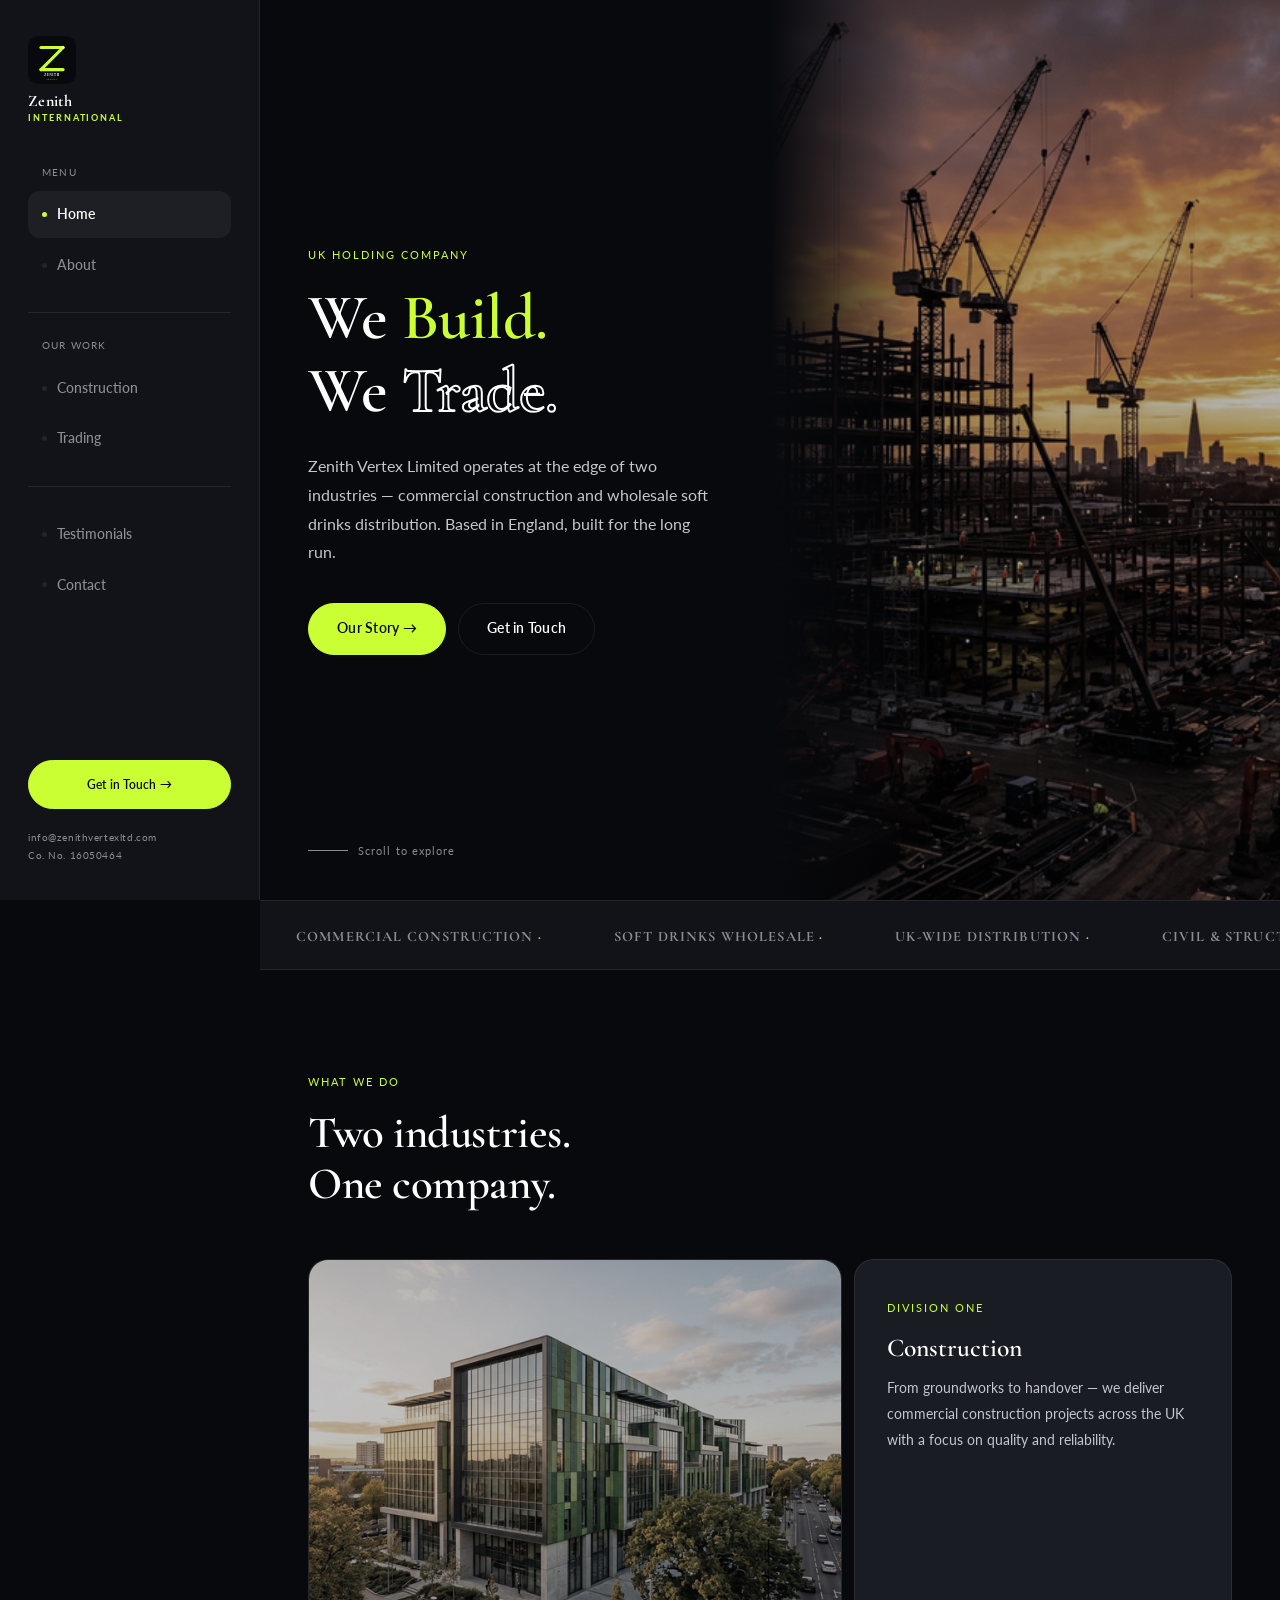
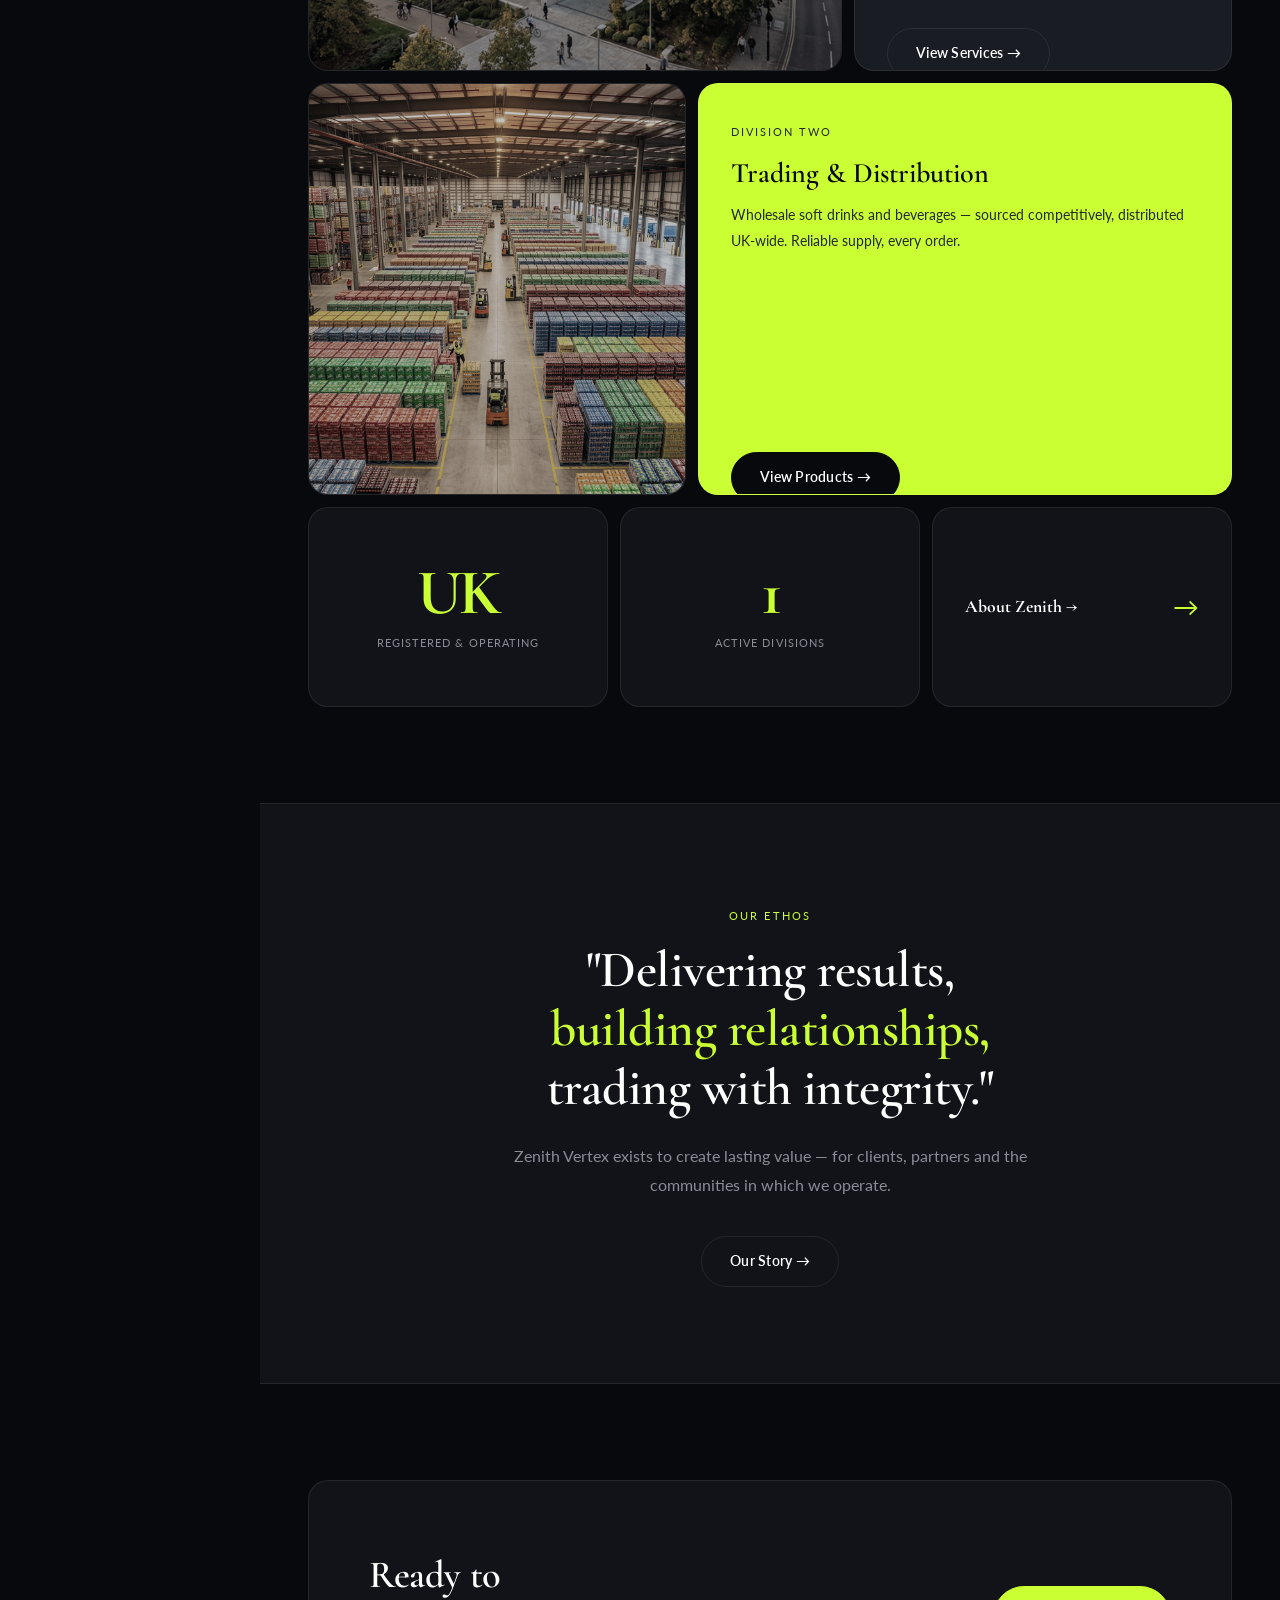
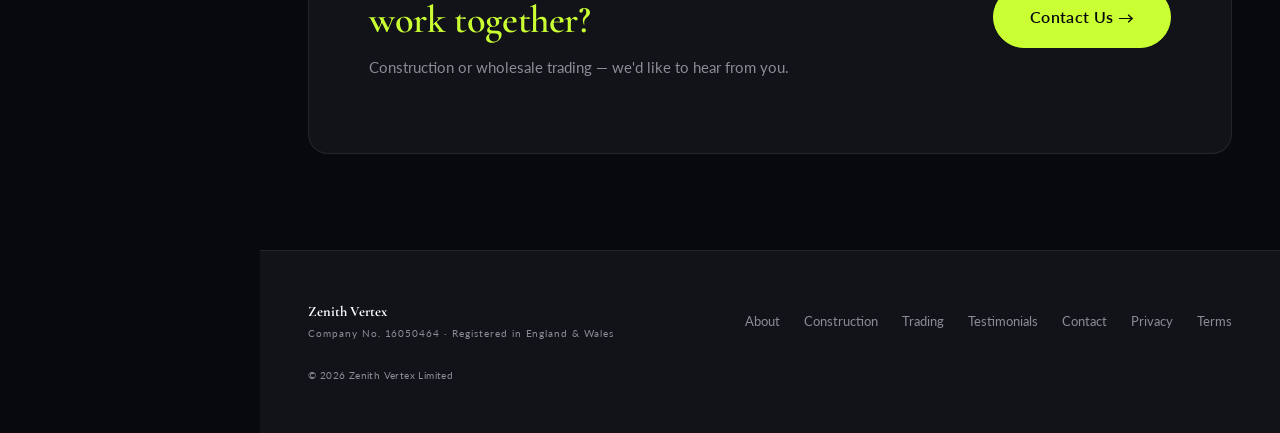
<file: index.html>
<!DOCTYPE html>
<html lang="en">

<head>
    <meta charset="UTF-8">
    <meta name="viewport" content="width=device-width, initial-scale=1.0">
    <title>Zenith Vertex — Construction &amp; Wholesale Trading</title>
    <meta name="description"
        content="Zenith Vertex Limited — UK holding company active in commercial construction and wholesale soft drinks distribution.">
    <link rel="icon" href="images/logo.svg" type="image/svg+xml"><link rel="icon" href="images/favicon.ico" type="image/x-icon">
    <link rel="preconnect" href="https://fonts.googleapis.com">
    <link rel="preconnect" href="https://fonts.gstatic.com" crossorigin>
    <link
        href="https://fonts.googleapis.com/css2?family=Syne:wght@400;600;700;800&family=DM+Mono:wght@400;500&family=Inter:wght@300;400;500;600&display=swap"
        rel="stylesheet">
    <link rel="stylesheet" href="css/zenith.css">
</head>

<body>

    <!-- PRELOADER -->
    <div class="preloader" id="preloader">
        <div class="pl-brand">Zenith <span>Vertex</span></div>
        <div class="pl-sub">Construction &amp; Trading</div>
        <div class="pl-bar">
            <div class="pl-bar-fill"></div>
        </div>
    </div>

    <!-- SIDEBAR -->
    <aside class="sidebar">
        <a href="index.html" class="sb-brand" style="margin-bottom:40px;"><img src="images/logo.svg" alt="Zenith Vertex" style="width:48px;height:48px;border-radius:10px;display:block;margin-bottom:8px;"><span style="font-family:'Cormorant Garamond',serif;font-size:1rem;font-weight:700;color:#fff;letter-spacing:0.02em;display:block;line-height:1.2;">Zenith<span style="display:block;font-family:'Lato',sans-serif;font-size:0.55rem;font-weight:700;color:#CAFF33;letter-spacing:0.22em;text-transform:uppercase;margin-top:2px;">International</span></span></a>
        <nav class="sb-nav">
            <span class="sb-label">Menu</span>
            <a href="index.html" class="active"><span class="sb-dot"></span>Home</a>
            <a href="about.html"><span class="sb-dot"></span>About</a>
            <div class="sb-divider"></div>
            <span class="sb-label">Our Work</span>
            <a href="construction.html"><span class="sb-dot"></span>Construction</a>
            <a href="trading.html"><span class="sb-dot"></span>Trading</a>
            <div class="sb-divider"></div>
            <a href="testimonials.html"><span class="sb-dot"></span>Testimonials</a>
            <a href="contact.html"><span class="sb-dot"></span>Contact</a>
        </nav>
        <div class="sb-cta">
            <a href="contact.html" class="btn btn-lime"
                style="width:100%; justify-content:center; font-size:0.78rem;">Get in Touch →</a>
        </div>
        <p class="sb-contact">info@zenithvertexltd.com<br>Co. No. 16050464</p>
    </aside>

    <!-- MOBILE MENU -->
    <button class="menu-btn" id="menuBtn" aria-label="Menu">
        <span></span><span></span><span></span>
    </button>
    <div class="mobile-overlay" id="mobileOverlay">
        <span class="mo-tag">Navigation</span>
        <a href="index.html">Home</a>
        <a href="about.html">About</a>
        <div class="mo-sep"></div>
        <a href="construction.html">Construction</a>
        <a href="trading.html">Trading</a>
        <div class="mo-sep"></div>
        <a href="testimonials.html">Testimonials</a>
        <a href="contact.html">Contact</a>
        <p class="mo-contact">info@zenithvertexltd.com</p>
    </div>

    <!-- MAIN -->
    <div class="wrapper">

        <!-- HERO -->
        <section class="hero-home">
            <div class="hero-text">
                <span class="tag">UK Holding Company</span>
                <h1>We <span class="lime">Build.</span><br>We <span class="outline">Trade.</span></h1>
                <p>Zenith Vertex Limited operates at the edge of two industries — commercial construction and
                    wholesale soft drinks distribution. Based in England, built for the long run.</p>
                <div class="hero-btns">
                    <a href="about.html" class="btn btn-lime">Our Story →</a>
                    <a href="contact.html" class="btn btn-outline">Get in Touch</a>
                </div>
            </div>
            <div class="hero-image">
                <img src="images/hero_construction.png" alt="Zenith construction">
            </div>
            <div class="hero-scroll-hint"><span class="hero-scroll-line"></span>Scroll to explore</div>
        </section>

        <!-- MARQUEE -->
        <div class="marquee-wrap" aria-hidden="true">
            <div class="marquee-track">
                <span class="marquee-item">Commercial Construction <span>·</span></span>
                <span class="marquee-item">Soft Drinks Wholesale <span>·</span></span>
                <span class="marquee-item">UK-Wide Distribution <span>·</span></span>
                <span class="marquee-item">Civil &amp; Structural Works <span>·</span></span>
                <span class="marquee-item">Pallet &amp; Bulk Orders <span>·</span></span>
                <span class="marquee-item">Project Management <span>·</span></span>
                <span class="marquee-item">Commercial Construction <span>·</span></span>
                <span class="marquee-item">Soft Drinks Wholesale <span>·</span></span>
                <span class="marquee-item">UK-Wide Distribution <span>·</span></span>
                <span class="marquee-item">Civil &amp; Structural Works <span>·</span></span>
                <span class="marquee-item">Pallet &amp; Bulk Orders <span>·</span></span>
                <span class="marquee-item">Project Management <span>·</span></span>
            </div>
        </div>

        <!-- BENTO GRID -->
        <section class="section">
            <div class="container-wide">
                <div class="mb-48 fade-up">
                    <span class="tag">What We Do</span>
                    <h2>Two industries.<br>One company.</h2>
                </div>
                <div class="bento">
                    <!-- Construction card — big -->
                    <div class="bento-item bento-img col-7 row-2 fade-in">
                        <img src="images/construction_banner.png" alt="Construction">
                    </div>
                    <!-- Construction text -->
                    <div class="bento-item col-5 row-2 bento-dark3 fade-up">
                        <span class="tag">Division One</span>
                        <div class="bento-hero-text"
                            style="height:100%; display:flex; flex-direction:column; justify-content:space-between;">
                            <div>
                                <h3>Construction</h3>
                                <p style="margin-top:12px; font-size:0.9rem;">From groundworks to handover — we deliver
                                    commercial construction projects across the UK with a focus on quality and
                                    reliability.</p>
                            </div>
                            <a href="construction.html" class="btn btn-outline"
                                style="align-self:flex-start; margin-top:24px;">View Services →</a>
                        </div>
                    </div>
                    <!-- Trading image -->
                    <div class="bento-item bento-img col-5 row-2 fade-in">
                        <img src="images/hero_trading.png" alt="Trading">
                    </div>
                    <!-- Trading text -->
                    <div class="bento-item col-7 row-2 fade-up" style="background:var(--lime);">
                        <span class="tag" style="color:var(--black-4);">Division Two</span>
                        <div style="height:100%; display:flex; flex-direction:column; justify-content:space-between;">
                            <div>
                                <h3 style="color:var(--black);">Trading &amp; Distribution</h3>
                                <p style="color:var(--black-4); margin-top:12px; font-size:0.9rem;">Wholesale soft
                                    drinks and beverages — sourced competitively, distributed UK-wide. Reliable supply,
                                    every order.</p>
                            </div>
                            <a href="trading.html" class="btn btn-ghost"
                                style="align-self:flex-start; margin-top:24px; background:var(--black); color:var(--white); border-color:var(--black);">View
                                Products →</a>
                        </div>
                    </div>
                    <!-- UK stat -->
                    <div class="bento-item col-4 bento-stat fade-up">
                        <div class="big">UK</div>
                        <div class="lbl">Registered &amp; Operating</div>
                    </div>
                    <!-- 2 divisions stat -->
                    <div class="bento-item col-4 bento-stat fade-up">
                        <div class="big">2</div>
                        <div class="lbl">Active Divisions</div>
                    </div>
                    <!-- Link to about -->
                    <div class="bento-item col-4 bento-link fade-up" style="cursor:pointer;"
                        onclick="window.location='about.html'">
                        <h4>About Zenith →</h4>
                        <span class="bento-arrow">→</span>
                    </div>
                </div>
            </div>
        </section>

        <!-- MISSION -->
        <section
            style="padding: 96px 0; background: var(--black-2); border-top:1px solid var(--border); border-bottom:1px solid var(--border);">
            <div class="container text-center fade-up">
                <span class="tag">Our Ethos</span>
                <h2 style="max-width:780px; margin:0 auto 24px; font-size:clamp(1.8rem,4vw,3.2rem);">"Delivering
                    results,<br><span style="color:var(--lime);">building relationships,</span><br>trading with
                    integrity."</h2>
                <p style="max-width:540px; margin:0 auto; color:var(--grey);">Zenith Vertex exists to create
                    lasting value — for clients, partners and the communities in which we operate.</p>
                <div style="margin-top:36px;">
                    <a href="about.html" class="btn btn-outline">Our Story →</a>
                </div>
            </div>
        </section>

        <!-- CTA -->
        <section class="section">
            <div class="container">
                <div class="cta-block fade-up">
                    <div class="big-cta">
                        <h2>Ready to<br><span style="color:var(--lime);">work together?</span></h2>
                        <p>Construction or wholesale trading — we'd like to hear from you.</p>
                    </div>
                    <a href="contact.html" class="btn btn-lime" style="font-size:1rem; padding:16px 36px;">Contact Us
                        →</a>
                </div>
            </div>
        </section>

        <!-- FOOTER -->
        <footer class="site-footer">
            <div class="container">
                <div class="footer-inner">
                    <div class="footer-brand-text">Zenith Vertex<br><span>Company No. 16050464 · Registered in
                            England &amp; Wales</span></div>
                    <div class="footer-links">
                        <a href="about.html">About</a>
                        <a href="construction.html">Construction</a>
                        <a href="trading.html">Trading</a>
                        <a href="testimonials.html">Testimonials</a>
                        <a href="contact.html">Contact</a>
                        <a href="privacy.html">Privacy</a>
                        <a href="terms.html">Terms</a>
                    </div>
                    <p class="footer-legal">&copy; <span id="year"></span> Zenith Vertex Limited</p>
                </div>
            </div>
        </footer>

    </div><!-- /wrapper -->

    <script src="js/zenith.js"></script>
</body>

</html>
</file>
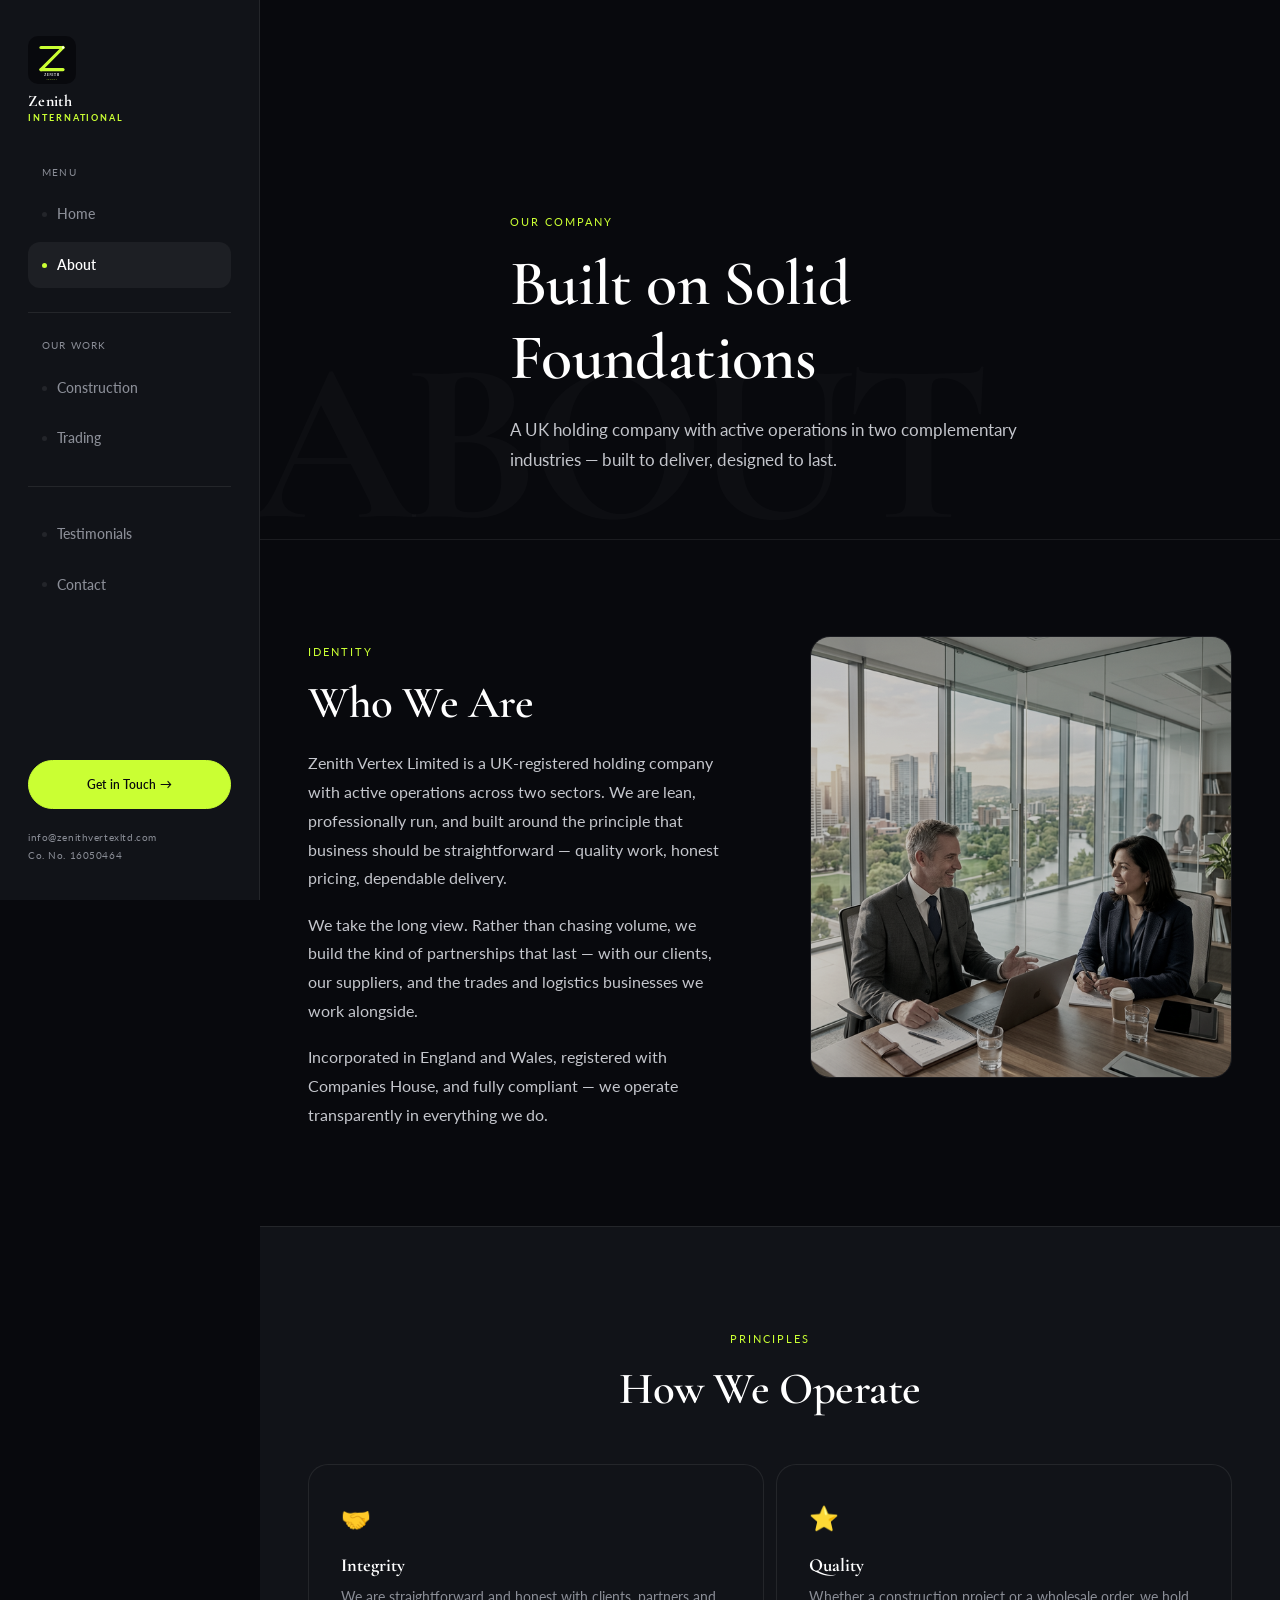
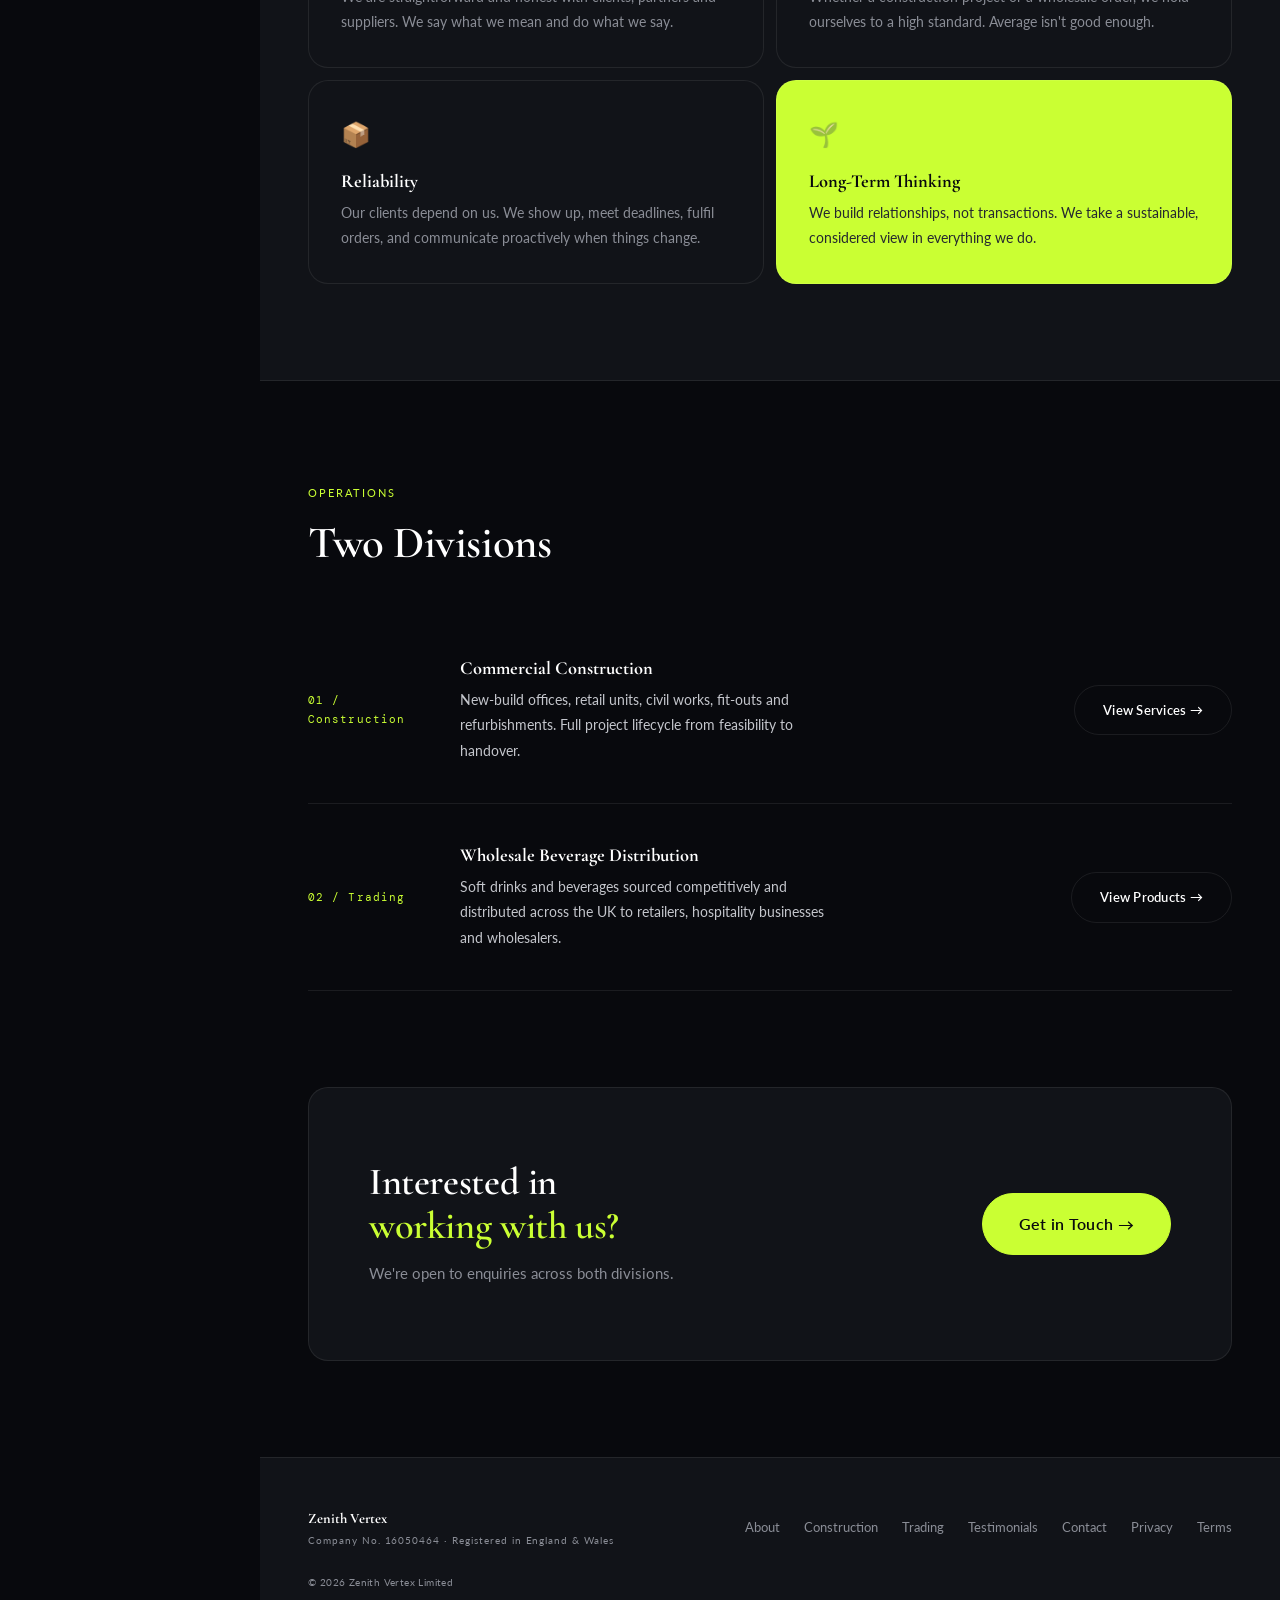
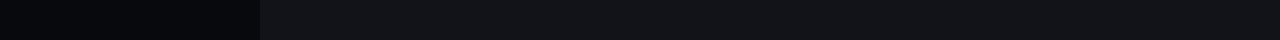
<file: about.html>
﻿<!DOCTYPE html>
<html lang="en">

<head>
    <meta charset="UTF-8">
    <meta name="viewport" content="width=device-width, initial-scale=1.0">
    <title>About — Zenith Vertex</title>
    <meta name="description"
        content="About Zenith Vertex Limited — who we are, our values, and our two divisions.">
    <link rel="icon" href="images/logo.svg" type="image/svg+xml"><link rel="icon" href="images/favicon.ico" type="image/x-icon">
    <link rel="preconnect" href="https://fonts.googleapis.com">
    <link rel="preconnect" href="https://fonts.gstatic.com" crossorigin>
    <link
        href="https://fonts.googleapis.com/css2?family=Syne:wght@400;600;700;800&family=DM+Mono:wght@400;500&family=Inter:wght@300;400;500;600&display=swap"
        rel="stylesheet">
    <link rel="stylesheet" href="css/zenith.css">
</head>

<body>
    <aside class="sidebar">
        <a href="index.html" class="sb-brand" style="margin-bottom:40px;"><img src="images/logo.svg" alt="Zenith Vertex" style="width:48px;height:48px;border-radius:10px;display:block;margin-bottom:8px;"><span style="font-family:'Cormorant Garamond',serif;font-size:1rem;font-weight:700;color:#fff;letter-spacing:0.02em;display:block;line-height:1.2;">Zenith<span style="display:block;font-family:'Lato',sans-serif;font-size:0.55rem;font-weight:700;color:#CAFF33;letter-spacing:0.22em;text-transform:uppercase;margin-top:2px;">International</span></span></a>
        <nav class="sb-nav">
            <span class="sb-label">Menu</span>
            <a href="index.html"><span class="sb-dot"></span>Home</a>
            <a href="about.html" class="active"><span class="sb-dot"></span>About</a>
            <div class="sb-divider"></div>
            <span class="sb-label">Our Work</span>
            <a href="construction.html"><span class="sb-dot"></span>Construction</a>
            <a href="trading.html"><span class="sb-dot"></span>Trading</a>
            <div class="sb-divider"></div>
            <a href="testimonials.html"><span class="sb-dot"></span>Testimonials</a>
            <a href="contact.html"><span class="sb-dot"></span>Contact</a>
        </nav>
        <div class="sb-cta"><a href="contact.html" class="btn btn-lime"
                style="width:100%; justify-content:center; font-size:0.78rem;">Get in Touch →</a></div>
        <p class="sb-contact">info@zenithvertexltd.com<br>Co. No. 16050464</p>
    </aside>
    <button class="menu-btn" id="menuBtn"><span></span><span></span><span></span></button>
    <div class="mobile-overlay" id="mobileOverlay">
        <span class="mo-tag">Navigation</span>
        <a href="index.html">Home</a><a href="about.html">About</a>
        <div class="mo-sep"></div>
        <a href="construction.html">Construction</a><a href="trading.html">Trading</a>
        <div class="mo-sep"></div>
        <a href="testimonials.html">Testimonials</a><a href="contact.html">Contact</a>
        <p class="mo-contact">info@zenithvertexltd.com</p>
    </div>

    <div class="wrapper">
        <!-- PAGE INTRO -->
        <div class="page-intro" data-bg-text="ABOUT">
            <div class="container">
                <span class="tag">Our Company</span>
                <h1>Built on Solid<br>Foundations</h1>
                <p class="lead" style="margin-top:16px; max-width:520px;">A UK holding company with active operations in
                    two complementary industries — built to deliver, designed to last.</p>
            </div>
        </div>

        <!-- WHO WE ARE -->
        <section class="section">
            <div class="container">
                <div style="display:grid; grid-template-columns:1fr 1fr; gap:80px; align-items:start;" class="fade-up">
                    <div>
                        <span class="tag">Identity</span>
                        <h2>Who We Are</h2>
                        <p style="margin-top:20px;">Zenith Vertex Limited is a UK-registered holding company
                            with active operations across two sectors. We are lean, professionally run, and built around
                            the principle that business should be straightforward — quality work, honest pricing,
                            dependable delivery.</p>
                        <p>We take the long view. Rather than chasing volume, we build the kind of partnerships that
                            last — with our clients, our suppliers, and the trades and logistics businesses we work
                            alongside.</p>
                        <p>Incorporated in England and Wales, registered with Companies House, and fully compliant — we
                            operate transparently in everything we do.</p>
                    </div>
                    <div style="border:1px solid var(--border); border-radius:var(--radius-lg); overflow:hidden;">
                        <img src="images/about.png" alt="Zenith leadership"
                            style="width:100%; height:440px; object-fit:cover; filter:saturate(0.5) brightness(0.8);">
                    </div>
                </div>
            </div>
        </section>

        <!-- VALUES BENTO -->
        <section
            style="background:var(--black-2); border-top:1px solid var(--border); border-bottom:1px solid var(--border); padding:96px 0;">
            <div class="container">
                <div class="mb-48 text-center fade-up">
                    <span class="tag">Principles</span>
                    <h2>How We Operate</h2>
                </div>
                <div class="bento" style="grid-auto-rows:auto;">
                    <div class="bento-item col-6 fade-up" style="min-height:180px;">
                        <span style="font-size:1.5rem; display:block; margin-bottom:16px;">🤝</span>
                        <h4>Integrity</h4>
                        <p style="font-size:0.88rem; margin-top:8px; color:var(--grey);">We are straightforward and
                            honest with clients, partners and suppliers. We say what we mean and do what we say.</p>
                    </div>
                    <div class="bento-item col-6 fade-up" style="min-height:180px;">
                        <span style="font-size:1.5rem; display:block; margin-bottom:16px;">⭐</span>
                        <h4>Quality</h4>
                        <p style="font-size:0.88rem; margin-top:8px; color:var(--grey);">Whether a construction project
                            or a wholesale order, we hold ourselves to a high standard. Average isn't good enough.</p>
                    </div>
                    <div class="bento-item col-6 fade-up" style="min-height:180px;">
                        <span style="font-size:1.5rem; display:block; margin-bottom:16px;">📦</span>
                        <h4>Reliability</h4>
                        <p style="font-size:0.88rem; margin-top:8px; color:var(--grey);">Our clients depend on us. We
                            show up, meet deadlines, fulfil orders, and communicate proactively when things change.</p>
                    </div>
                    <div class="bento-item col-6 fade-up" style="min-height:180px; background:var(--lime);">
                        <span style="font-size:1.5rem; display:block; margin-bottom:16px;">🌱</span>
                        <h4 style="color:var(--black);">Long-Term Thinking</h4>
                        <p style="font-size:0.88rem; margin-top:8px; color:var(--black-4);">We build relationships, not
                            transactions. We take a sustainable, considered view in everything we do.</p>
                    </div>
                </div>
            </div>
        </section>

        <!-- DIVISIONS -->
        <section class="section">
            <div class="container">
                <div class="mb-48 fade-up"><span class="tag">Operations</span>
                    <h2>Two Divisions</h2>
                </div>
                <div style="display:flex; flex-direction:column; gap:1px;">
                    <div style="display:grid; grid-template-columns:120px 1fr 1fr; gap:32px; padding:40px 0; border-bottom:1px solid var(--border); align-items:center;"
                        class="fade-up">
                        <span
                            style="font-family:'DM Mono',monospace; font-size:0.68rem; color:var(--lime); letter-spacing:0.1em;">01
                            / Construction</span>
                        <div>
                            <h4 style="margin-bottom:8px;">Commercial Construction</h4>
                            <p style="font-size:0.88rem; margin:0;">New-build offices, retail units, civil works,
                                fit-outs and refurbishments. Full project lifecycle from feasibility to handover.</p>
                        </div>
                        <div style="text-align:right;"><a href="construction.html" class="btn btn-outline"
                                style="font-size:0.8rem;">View Services →</a></div>
                    </div>
                    <div style="display:grid; grid-template-columns:120px 1fr 1fr; gap:32px; padding:40px 0; border-bottom:1px solid var(--border); align-items:center;"
                        class="fade-up">
                        <span
                            style="font-family:'DM Mono',monospace; font-size:0.68rem; color:var(--lime); letter-spacing:0.1em;">02
                            / Trading</span>
                        <div>
                            <h4 style="margin-bottom:8px;">Wholesale Beverage Distribution</h4>
                            <p style="font-size:0.88rem; margin:0;">Soft drinks and beverages sourced competitively and
                                distributed across the UK to retailers, hospitality businesses and wholesalers.</p>
                        </div>
                        <div style="text-align:right;"><a href="trading.html" class="btn btn-outline"
                                style="font-size:0.8rem;">View Products →</a></div>
                    </div>
                </div>
            </div>
        </section>

        <!-- CTA -->
        <section style="padding:0 0 96px;">
            <div class="container">
                <div class="cta-block fade-up">
                    <div class="big-cta">
                        <h2>Interested in<br><span style="color:var(--lime);">working with us?</span></h2>
                        <p>We're open to enquiries across both divisions.</p>
                    </div>
                    <a href="contact.html" class="btn btn-lime" style="font-size:1rem; padding:16px 36px;">Get in Touch
                        →</a>
                </div>
            </div>
        </section>

        <footer class="site-footer">
            <div class="container">
                <div class="footer-inner">
                    <div class="footer-brand-text">Zenith Vertex<br><span>Company No. 16050464 · Registered in
                            England &amp; Wales</span></div>
                    <div class="footer-links"><a href="about.html">About</a><a
                            href="construction.html">Construction</a><a href="trading.html">Trading</a><a
                            href="testimonials.html">Testimonials</a><a href="contact.html">Contact</a><a
                            href="privacy.html">Privacy</a><a href="terms.html">Terms</a></div>
                    <p class="footer-legal">&copy; <span id="year"></span> Zenith Vertex Limited</p>
                </div>
            </div>
        </footer>
    </div>
    <script src="js/zenith.js"></script>
</body>

</html>
</file>
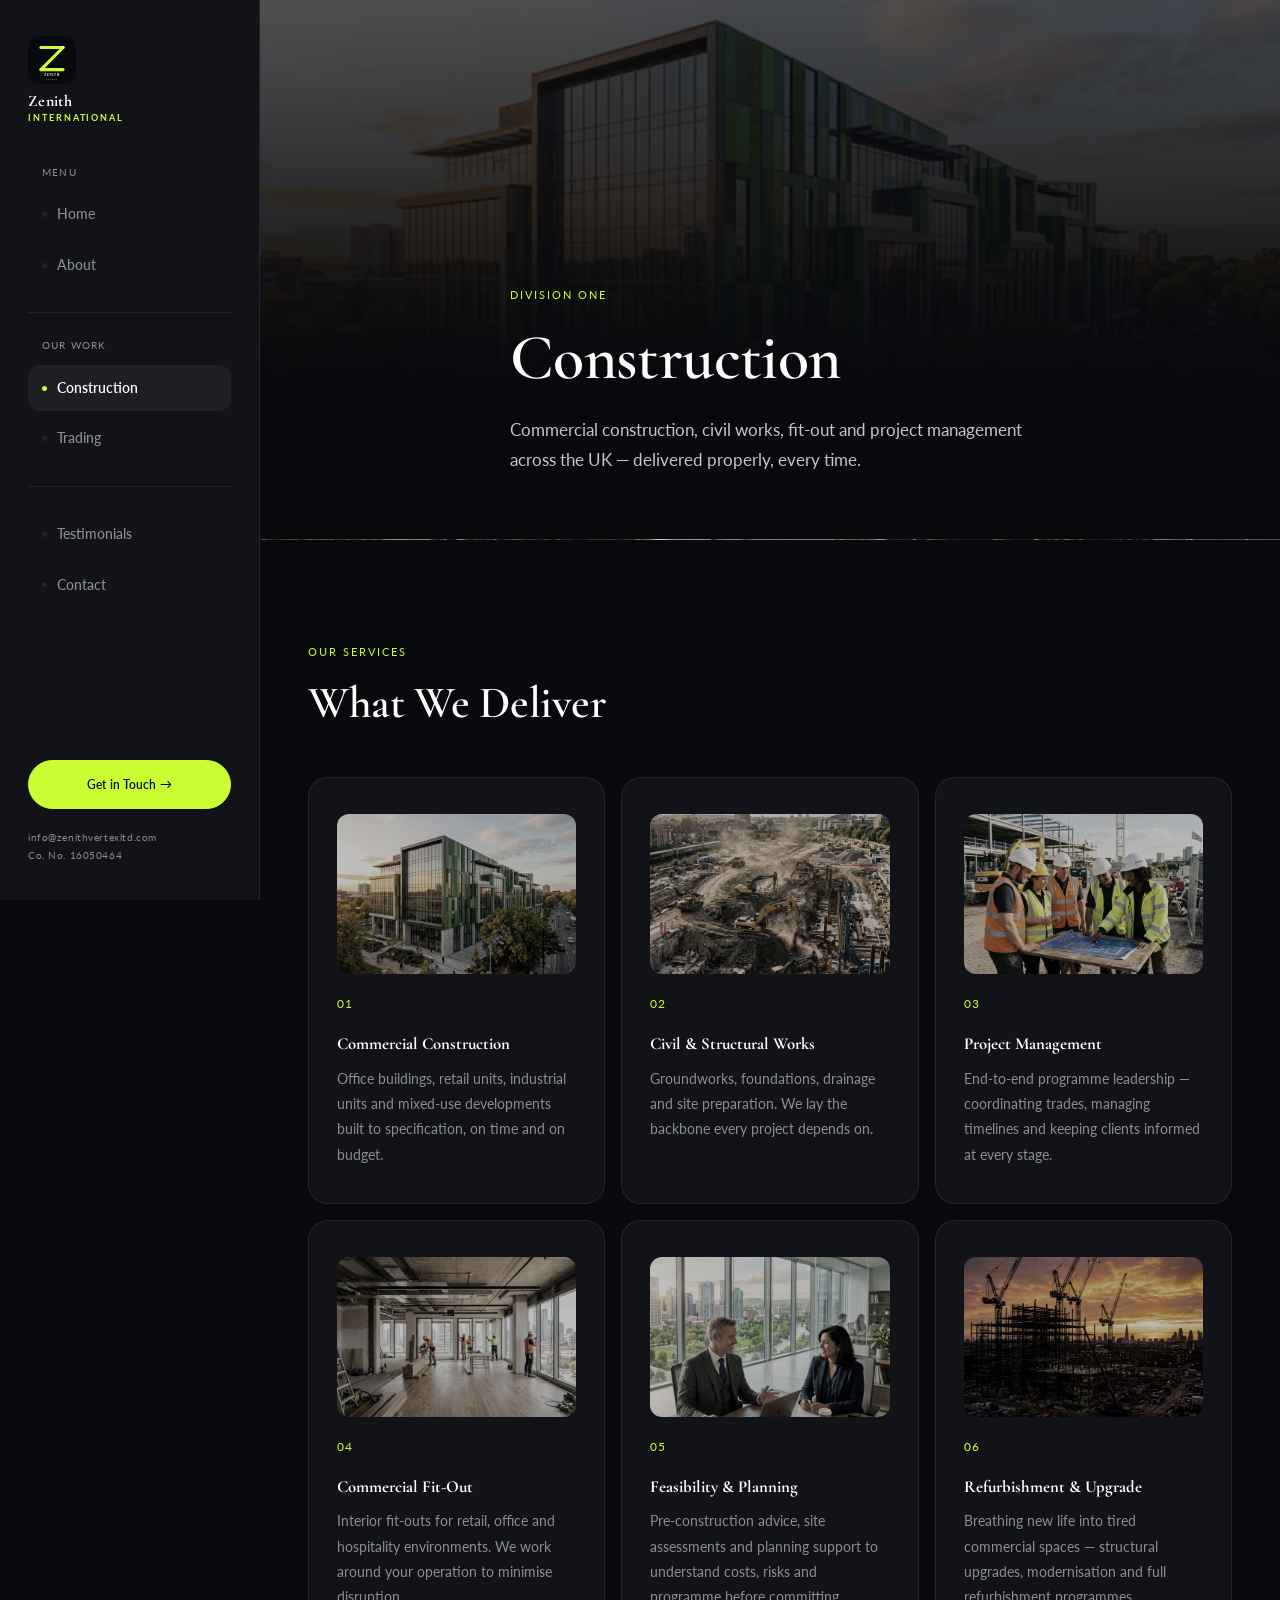
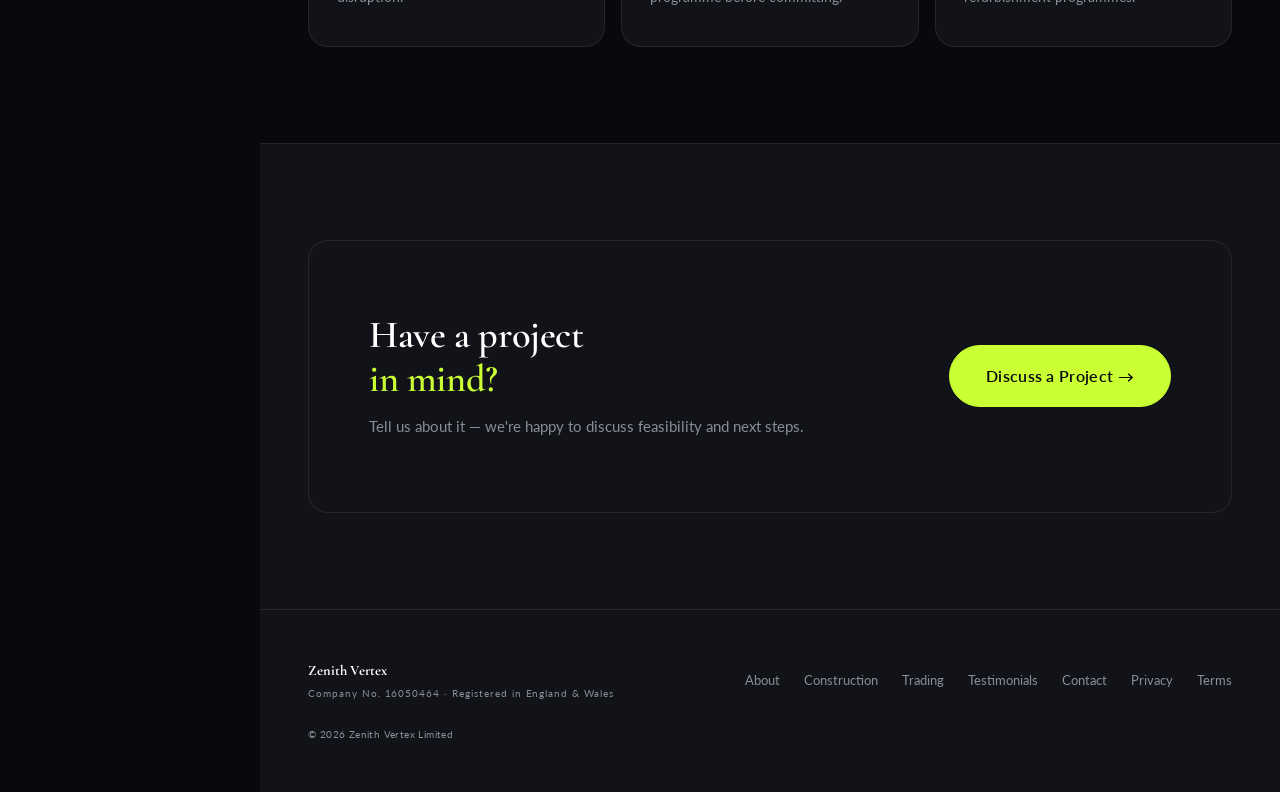
<file: construction.html>
﻿<!DOCTYPE html>
<html lang="en">

<head>
    <meta charset="UTF-8">
    <meta name="viewport" content="width=device-width, initial-scale=1.0">
    <title>Construction — Zenith Vertex</title>
    <meta name="description"
        content="Zenith Vertex construction services — commercial build, civil works, project management and fit-out across the UK.">
    <link rel="icon" href="images/logo.svg" type="image/svg+xml"><link rel="icon" href="images/favicon.ico" type="image/x-icon">
    <link rel="preconnect" href="https://fonts.googleapis.com">
    <link rel="preconnect" href="https://fonts.gstatic.com" crossorigin>
    <link
        href="https://fonts.googleapis.com/css2?family=Syne:wght@400;600;700;800&family=DM+Mono:wght@400;500&family=Inter:wght@300;400;500;600&display=swap"
        rel="stylesheet">
    <link rel="stylesheet" href="css/zenith.css">
</head>

<body>
    <aside class="sidebar">
        <a href="index.html" class="sb-brand" style="margin-bottom:40px;"><img src="images/logo.svg" alt="Zenith Vertex" style="width:48px;height:48px;border-radius:10px;display:block;margin-bottom:8px;"><span style="font-family:'Cormorant Garamond',serif;font-size:1rem;font-weight:700;color:#fff;letter-spacing:0.02em;display:block;line-height:1.2;">Zenith<span style="display:block;font-family:'Lato',sans-serif;font-size:0.55rem;font-weight:700;color:#CAFF33;letter-spacing:0.22em;text-transform:uppercase;margin-top:2px;">International</span></span></a>
        <nav class="sb-nav">
            <span class="sb-label">Menu</span>
            <a href="index.html"><span class="sb-dot"></span>Home</a>
            <a href="about.html"><span class="sb-dot"></span>About</a>
            <div class="sb-divider"></div>
            <span class="sb-label">Our Work</span>
            <a href="construction.html" class="active"><span class="sb-dot"></span>Construction</a>
            <a href="trading.html"><span class="sb-dot"></span>Trading</a>
            <div class="sb-divider"></div>
            <a href="testimonials.html"><span class="sb-dot"></span>Testimonials</a>
            <a href="contact.html"><span class="sb-dot"></span>Contact</a>
        </nav>
        <div class="sb-cta"><a href="contact.html" class="btn btn-lime"
                style="width:100%; justify-content:center; font-size:0.78rem;">Get in Touch →</a></div>
        <p class="sb-contact">info@zenithvertexltd.com<br>Co. No. 16050464</p>
    </aside>
    <button class="menu-btn" id="menuBtn"><span></span><span></span><span></span></button>
    <div class="mobile-overlay" id="mobileOverlay">
        <span class="mo-tag">Navigation</span>
        <a href="index.html">Home</a><a href="about.html">About</a>
        <div class="mo-sep"></div>
        <a href="construction.html">Construction</a><a href="trading.html">Trading</a>
        <div class="mo-sep"></div>
        <a href="testimonials.html">Testimonials</a><a href="contact.html">Contact</a>
        <p class="mo-contact">info@zenithvertexltd.com</p>
    </div>

    <div class="wrapper">
        <div class="page-intro" data-bg-text="BUILD"
            style="background-image: url('images/construction_banner.png'); background-size:cover; background-position:center;">
            <div
                style="position:absolute;inset:0;background:linear-gradient(to top,var(--black) 30%,rgba(8,9,13,0.7) 100%);">
            </div>
            <div class="container">
                <span class="tag">Division One</span>
                <h1>Construction</h1>
                <p class="lead" style="margin-top:16px; max-width:520px;">Commercial construction, civil works, fit-out
                    and project management across the UK — delivered properly, every time.</p>
            </div>
        </div>

        <section class="section">
            <div class="container">
                <div class="mb-48 fade-up">
                    <span class="tag">Our Services</span>
                    <h2>What We Deliver</h2>
                </div>
                <div class="service-scroll">
                    <div class="srv-card fade-up">
                        <div class="srv-img"><img src="images/construction_banner.png" alt="Commercial Construction">
                        </div>
                        <span class="srv-num">01</span>
                        <h4>Commercial Construction</h4>
                        <p>Office buildings, retail units, industrial units and mixed-use developments built to
                            specification, on time and on budget.</p>
                    </div>
                    <div class="srv-card fade-up">
                        <div class="srv-img"><img src="images/civil.png" alt="Civil Works"></div>
                        <span class="srv-num">02</span>
                        <h4>Civil &amp; Structural Works</h4>
                        <p>Groundworks, foundations, drainage and site preparation. We lay the backbone every project
                            depends on.</p>
                    </div>
                    <div class="srv-card fade-up">
                        <div class="srv-img"><img src="images/workers.png" alt="Project Management"></div>
                        <span class="srv-num">03</span>
                        <h4>Project Management</h4>
                        <p>End-to-end programme leadership — coordinating trades, managing timelines and keeping clients
                            informed at every stage.</p>
                    </div>
                    <div class="srv-card fade-up">
                        <div class="srv-img"><img src="images/fitout.png" alt="Fit Out"></div>
                        <span class="srv-num">04</span>
                        <h4>Commercial Fit-Out</h4>
                        <p>Interior fit-outs for retail, office and hospitality environments. We work around your
                            operation to minimise disruption.</p>
                    </div>
                    <div class="srv-card fade-up">
                        <div class="srv-img"><img src="images/about.png" alt="Feasibility"></div>
                        <span class="srv-num">05</span>
                        <h4>Feasibility &amp; Planning</h4>
                        <p>Pre-construction advice, site assessments and planning support to understand costs, risks and
                            programme before committing.</p>
                    </div>
                    <div class="srv-card fade-up">
                        <div class="srv-img"><img src="images/hero_construction.png" alt="Refurbishment"></div>
                        <span class="srv-num">06</span>
                        <h4>Refurbishment &amp; Upgrade</h4>
                        <p>Breathing new life into tired commercial spaces — structural upgrades, modernisation and full
                            refurbishment programmes.</p>
                    </div>
                </div>
            </div>
        </section>

        <section style="background:var(--black-2); border-top:1px solid var(--border); padding:96px 0;">
            <div class="container">
                <div class="cta-block fade-up">
                    <div class="big-cta">
                        <h2>Have a project<br><span style="color:var(--lime);">in mind?</span></h2>
                        <p>Tell us about it — we're happy to discuss feasibility and next steps.</p>
                    </div>
                    <a href="contact.html" class="btn btn-lime" style="font-size:1rem; padding:16px 36px;">Discuss a
                        Project →</a>
                </div>
            </div>
        </section>

        <footer class="site-footer">
            <div class="container">
                <div class="footer-inner">
                    <div class="footer-brand-text">Zenith Vertex<br><span>Company No. 16050464 · Registered in
                            England &amp; Wales</span></div>
                    <div class="footer-links"><a href="about.html">About</a><a
                            href="construction.html">Construction</a><a href="trading.html">Trading</a><a
                            href="testimonials.html">Testimonials</a><a href="contact.html">Contact</a><a
                            href="privacy.html">Privacy</a><a href="terms.html">Terms</a></div>
                    <p class="footer-legal">&copy; <span id="year"></span> Zenith Vertex Limited</p>
                </div>
            </div>
        </footer>
    </div>
    <script src="js/zenith.js"></script>
</body>

</html>
</file>
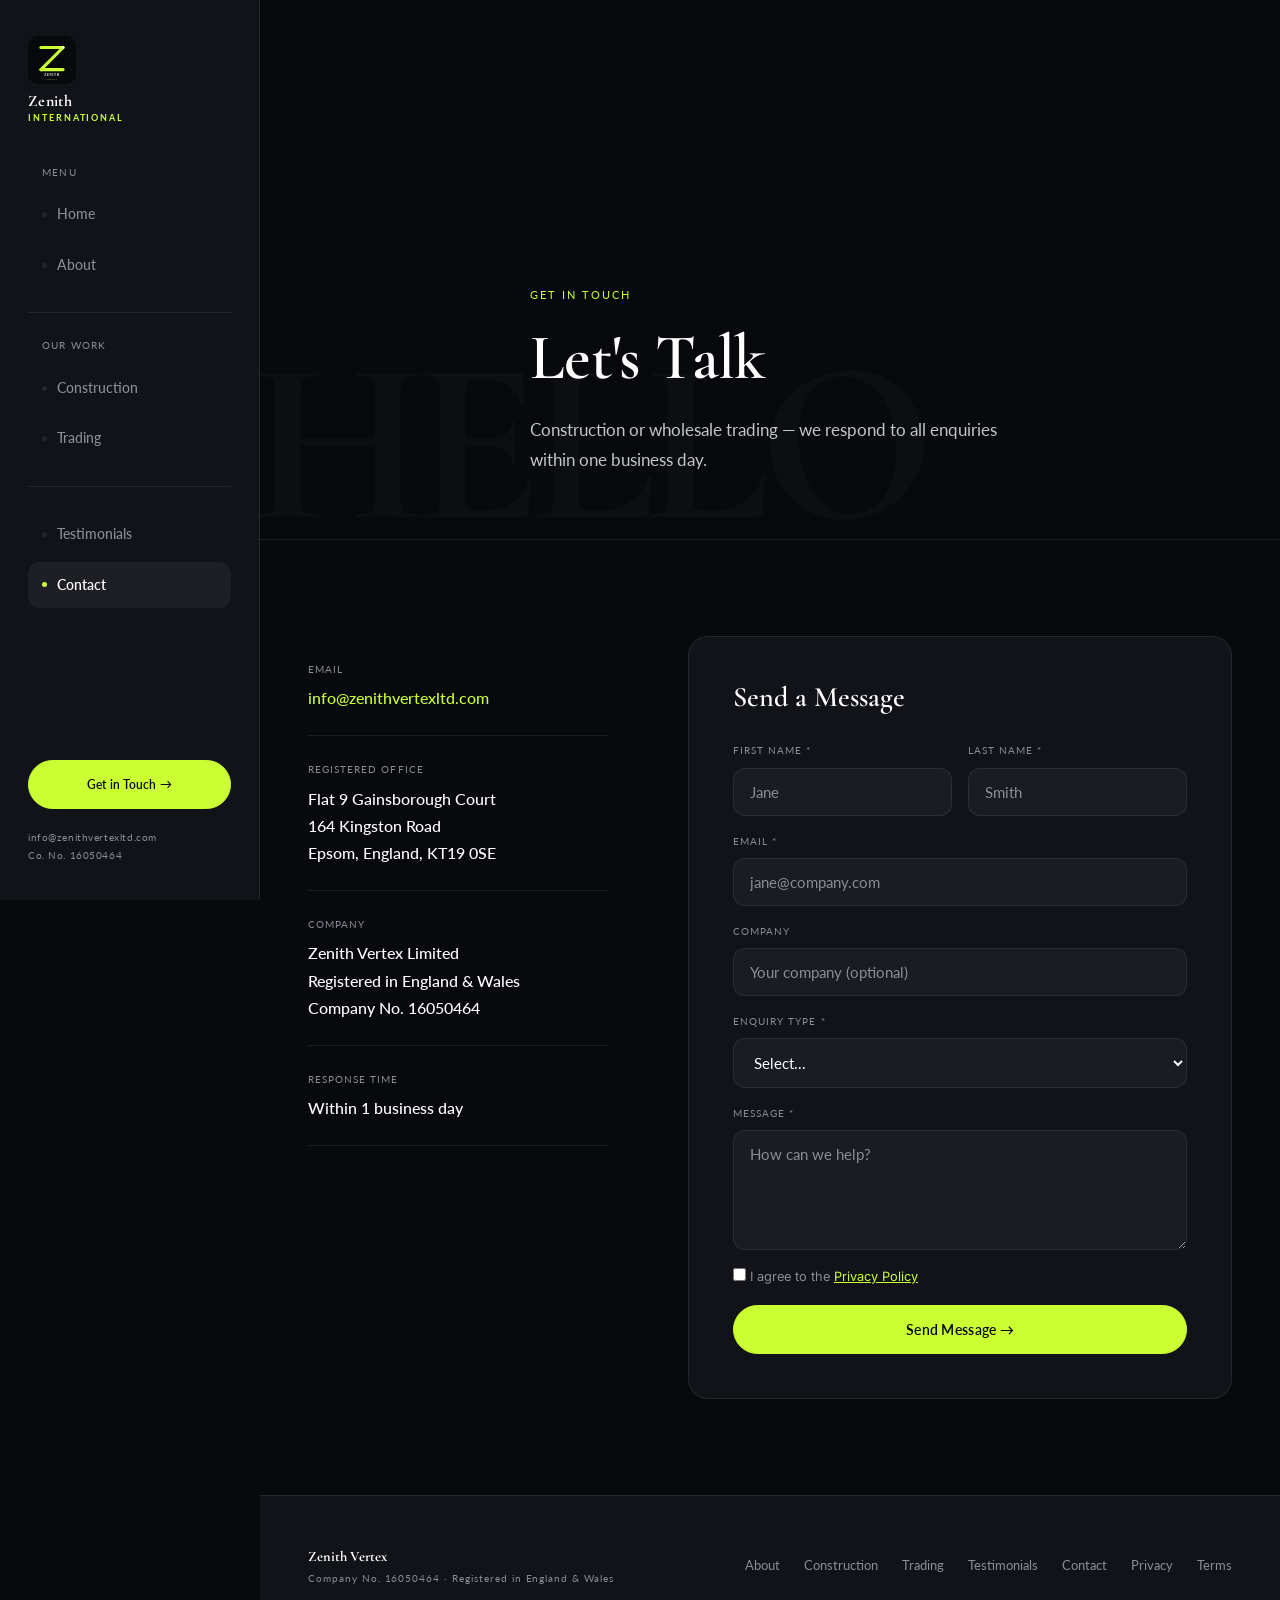
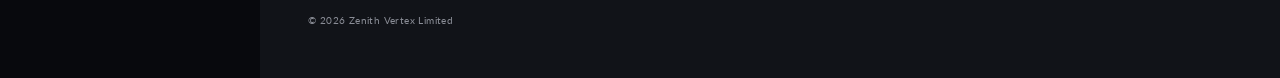
<file: contact.html>
﻿<!DOCTYPE html>
<html lang="en">

<head>
    <meta charset="UTF-8">
    <meta name="viewport" content="width=device-width, initial-scale=1.0">
    <title>Contact — Zenith Vertex</title>
    <meta name="description" content="Contact Zenith Vertex Limited for construction or trading enquiries.">
    <link rel="icon" href="images/logo.svg" type="image/svg+xml"><link rel="icon" href="images/favicon.ico" type="image/x-icon">
    <link rel="preconnect" href="https://fonts.googleapis.com">
    <link rel="preconnect" href="https://fonts.gstatic.com" crossorigin>
    <link
        href="https://fonts.googleapis.com/css2?family=Syne:wght@400;600;700;800&family=DM+Mono:wght@400;500&family=Inter:wght@300;400;500;600&display=swap"
        rel="stylesheet">
    <link rel="stylesheet" href="css/zenith.css">
</head>

<body>
    <aside class="sidebar">
        <a href="index.html" class="sb-brand" style="margin-bottom:40px;"><img src="images/logo.svg" alt="Zenith Vertex" style="width:48px;height:48px;border-radius:10px;display:block;margin-bottom:8px;"><span style="font-family:'Cormorant Garamond',serif;font-size:1rem;font-weight:700;color:#fff;letter-spacing:0.02em;display:block;line-height:1.2;">Zenith<span style="display:block;font-family:'Lato',sans-serif;font-size:0.55rem;font-weight:700;color:#CAFF33;letter-spacing:0.22em;text-transform:uppercase;margin-top:2px;">International</span></span></a>
        <nav class="sb-nav">
            <span class="sb-label">Menu</span>
            <a href="index.html"><span class="sb-dot"></span>Home</a><a href="about.html"><span
                    class="sb-dot"></span>About</a>
            <div class="sb-divider"></div><span class="sb-label">Our Work</span>
            <a href="construction.html"><span class="sb-dot"></span>Construction</a><a href="trading.html"><span
                    class="sb-dot"></span>Trading</a>
            <div class="sb-divider"></div>
            <a href="testimonials.html"><span class="sb-dot"></span>Testimonials</a>
            <a href="contact.html" class="active"><span class="sb-dot"></span>Contact</a>
        </nav>
        <div class="sb-cta"><a href="contact.html" class="btn btn-lime"
                style="width:100%; justify-content:center; font-size:0.78rem;">Get in Touch →</a></div>
        <p class="sb-contact">info@zenithvertexltd.com<br>Co. No. 16050464</p>
    </aside>
    <button class="menu-btn" id="menuBtn"><span></span><span></span><span></span></button>
    <div class="mobile-overlay" id="mobileOverlay">
        <span class="mo-tag">Navigation</span>
        <a href="index.html">Home</a><a href="about.html">About</a>
        <div class="mo-sep"></div>
        <a href="construction.html">Construction</a><a href="trading.html">Trading</a>
        <div class="mo-sep"></div>
        <a href="testimonials.html">Testimonials</a><a href="contact.html">Contact</a>
        <p class="mo-contact">info@zenithvertexltd.com</p>
    </div>

    <div class="wrapper">
        <div class="page-intro" data-bg-text="HELLO">
            <div class="container">
                <span class="tag">Get in Touch</span>
                <h1>Let's Talk</h1>
                <p class="lead" style="margin-top:16px; max-width:480px;">Construction or wholesale trading — we respond
                    to all enquiries within one business day.</p>
            </div>
        </div>

        <section class="section">
            <div class="container">
                <div class="contact-layout">
                    <div class="fade-up">
                        <div class="contact-detail">
                            <div class="cd-label">Email</div>
                            <div class="cd-value"><a href="mailto:info@zenithvertexltd.com">info@zenithvertexltd.com</a></div>
                        </div>
                        <div class="contact-detail">
                            <div class="cd-label">Registered Office</div>
                            <div class="cd-value">Flat 9 Gainsborough Court<br>164 Kingston Road<br>Epsom, England, KT19
                                0SE</div>
                        </div>
                        <div class="contact-detail">
                            <div class="cd-label">Company</div>
                            <div class="cd-value">Zenith Vertex Limited<br>Registered in England &amp;
                                Wales<br>Company No. 16050464</div>
                        </div>
                        <div class="contact-detail">
                            <div class="cd-label">Response Time</div>
                            <div class="cd-value">Within 1 business day</div>
                        </div>
                    </div>

                    <div class="fade-up"
                        style="background:var(--black-2); border:1px solid var(--border); border-radius:var(--radius-lg); padding:44px;">
                        <h3 style="margin-bottom:28px;">Send a Message</h3>
                        <form class="cform" id="contactForm" novalidate>
                            <div class="cform-row">
                                <div class="cform-group"><label for="firstName">First Name *</label><input type="text"
                                        id="firstName" placeholder="Jane" required></div>
                                <div class="cform-group"><label for="lastName">Last Name *</label><input type="text"
                                        id="lastName" placeholder="Smith" required></div>
                            </div>
                            <div class="cform-group"><label for="email">Email *</label><input type="email" id="email"
                                    placeholder="jane@company.com" required></div>
                            <div class="cform-group"><label for="company">Company</label><input type="text" id="company"
                                    placeholder="Your company (optional)"></div>
                            <div class="cform-group">
                                <label for="type">Enquiry Type *</label>
                                <select id="type" required>
                                    <option value="" disabled selected>Select...</option>
                                    <option value="construction">Construction</option>
                                    <option value="trading">Trading / Wholesale</option>
                                    <option value="general">General</option>
                                </select>
                            </div>
                            <div class="cform-group"><label for="message">Message *</label><textarea id="message"
                                    placeholder="How can we help?" required></textarea></div>
                            <div class="cform-group">
                                <label
                                    style="flex-direction:row; align-items:flex-start; gap:10px; cursor:pointer; text-transform:none; letter-spacing:0; font-size:0.8rem; color:var(--grey); font-family:'Inter',sans-serif;">
                                    <input type="checkbox" id="privacy" required
                                        style="accent-color:var(--lime); flex-shrink:0; margin-top:2px;">
                                    I agree to the <a href="privacy.html"
                                        style="color:var(--lime); text-decoration:underline;">Privacy Policy</a>
                                </label>
                            </div>
                            <button type="submit" class="btn btn-lime"
                                style="width:100%; justify-content:center; font-size:0.9rem; padding:15px;">Send Message
                                →</button>
                            <div id="formMessage"
                                style="display:none; margin-top:14px; padding:13px 16px; border-radius:var(--radius); font-size:0.88rem;">
                            </div>
                        </form>
                    </div>
                </div>
            </div>
        </section>

        <footer class="site-footer">
            <div class="container">
                <div class="footer-inner">
                    <div class="footer-brand-text">Zenith Vertex<br><span>Company No. 16050464 · Registered in
                            England &amp; Wales</span></div>
                    <div class="footer-links"><a href="about.html">About</a><a
                            href="construction.html">Construction</a><a href="trading.html">Trading</a><a
                            href="testimonials.html">Testimonials</a><a href="contact.html">Contact</a><a
                            href="privacy.html">Privacy</a><a href="terms.html">Terms</a></div>
                    <p class="footer-legal">&copy; <span id="year"></span> Zenith Vertex Limited</p>
                </div>
            </div>
        </footer>
    </div>
    <script src="js/zenith.js"></script>
</body>

</html>
</file>
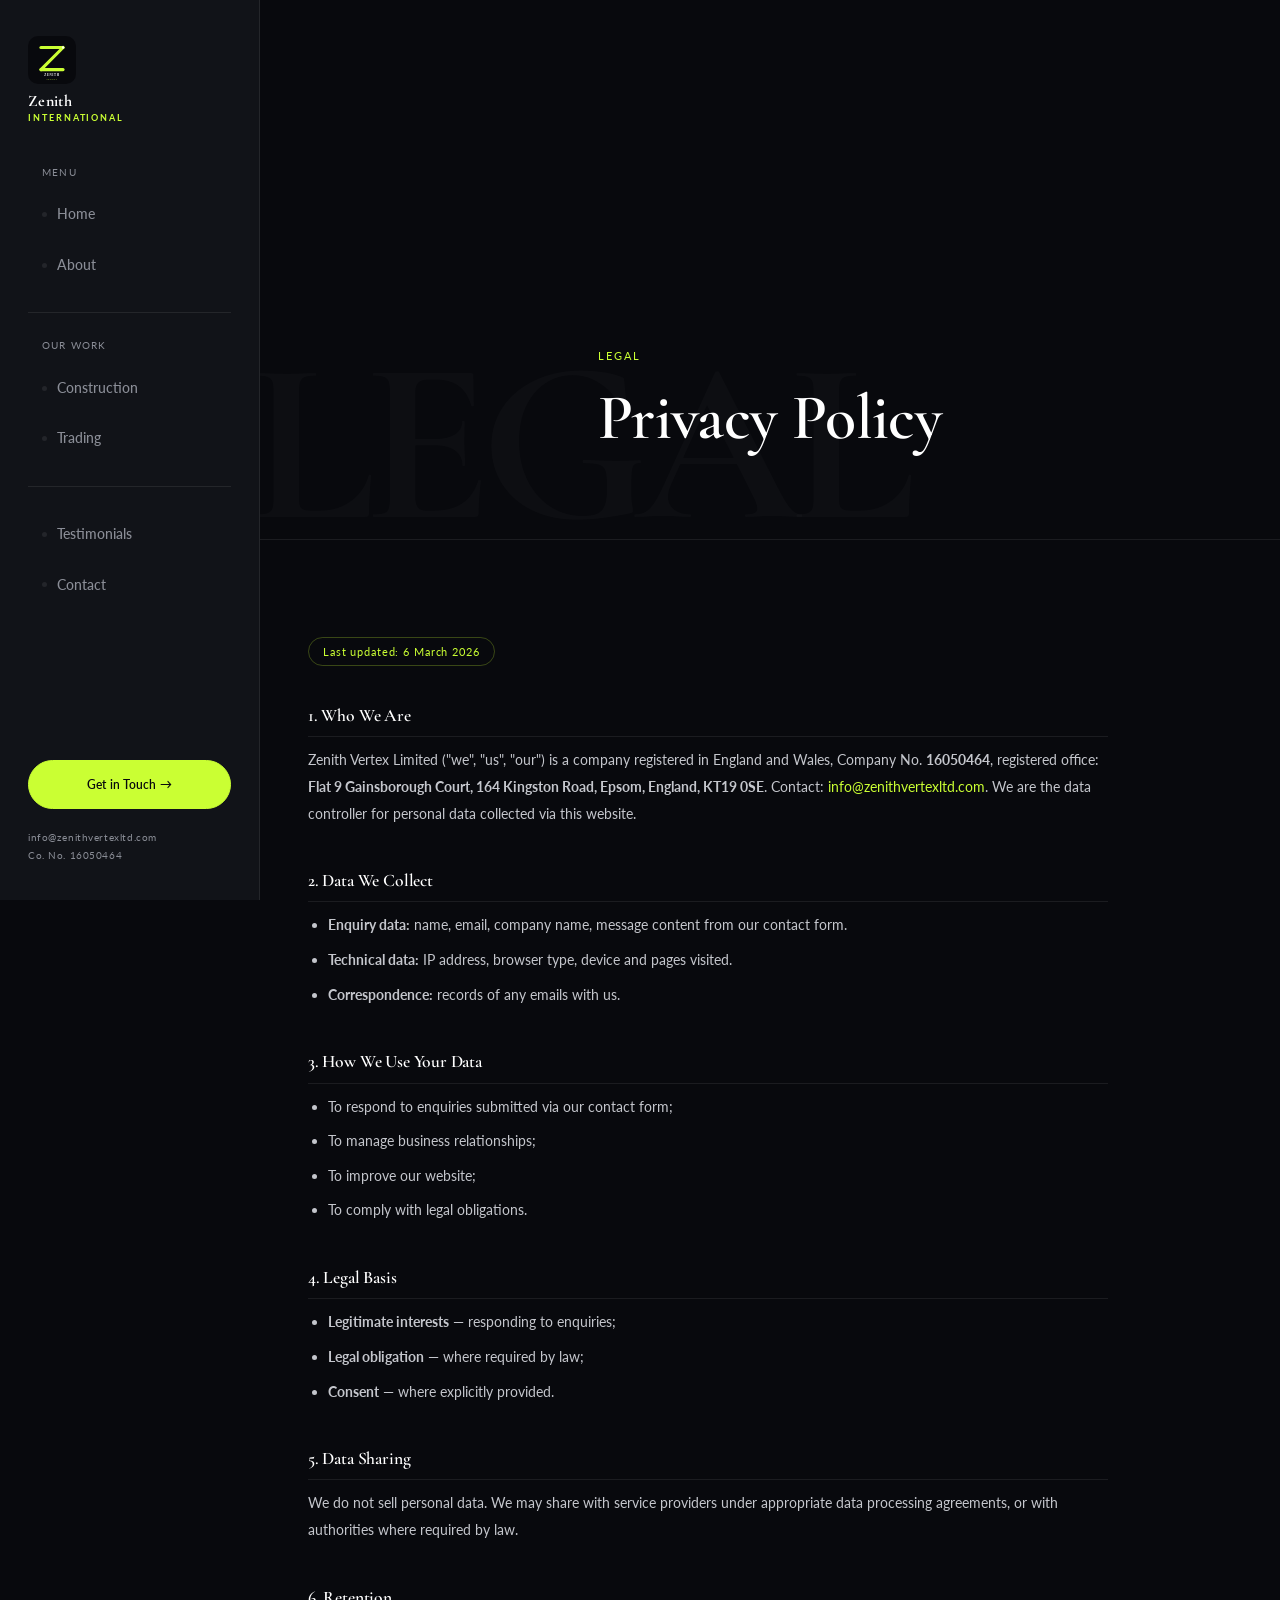
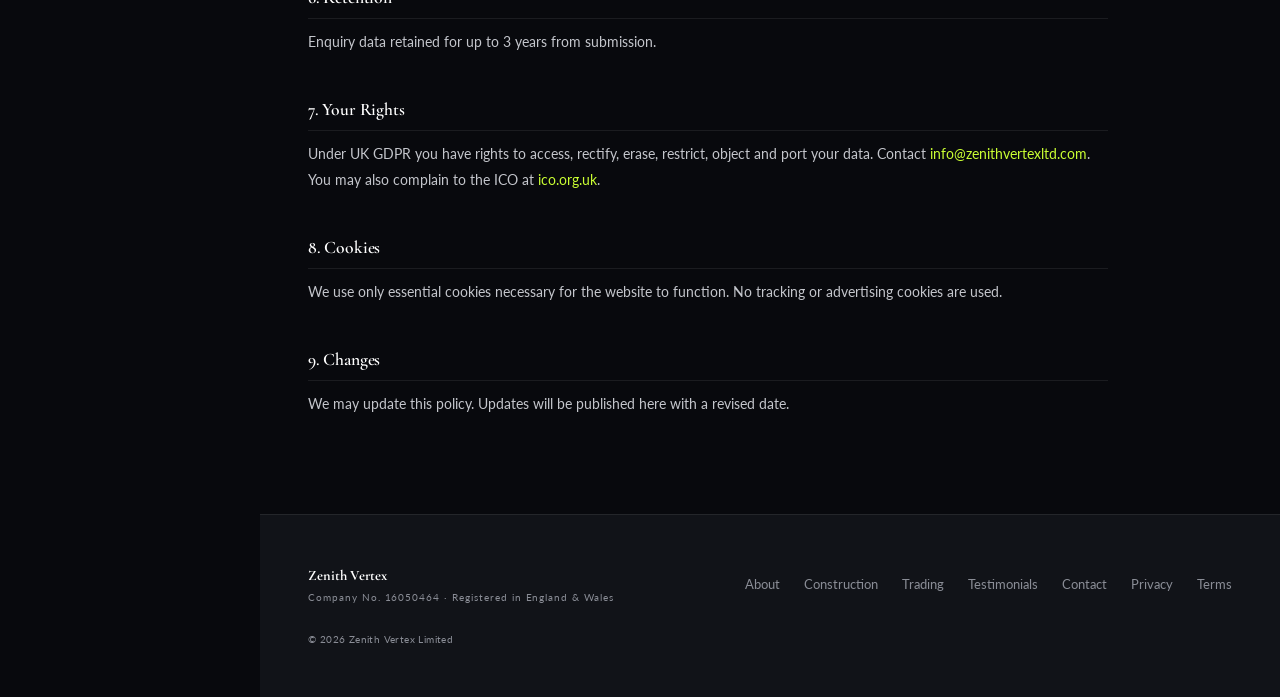
<file: privacy.html>
﻿<!DOCTYPE html>
<html lang="en">

<head>
    <meta charset="UTF-8">
    <meta name="viewport" content="width=device-width, initial-scale=1.0">
    <title>Privacy Policy — Zenith Vertex</title>
    <link rel="icon" href="images/logo.svg" type="image/svg+xml"><link rel="icon" href="images/favicon.ico" type="image/x-icon">
    <link rel="preconnect" href="https://fonts.googleapis.com">
    <link rel="preconnect" href="https://fonts.gstatic.com" crossorigin>
    <link
        href="https://fonts.googleapis.com/css2?family=Syne:wght@400;600;700;800&family=DM+Mono:wght@400;500&family=Inter:wght@300;400;500;600&display=swap"
        rel="stylesheet">
    <link rel="stylesheet" href="css/zenith.css">
</head>

<body>
    <aside class="sidebar">
        <a href="index.html" class="sb-brand" style="margin-bottom:40px;"><img src="images/logo.svg" alt="Zenith Vertex" style="width:48px;height:48px;border-radius:10px;display:block;margin-bottom:8px;"><span style="font-family:'Cormorant Garamond',serif;font-size:1rem;font-weight:700;color:#fff;letter-spacing:0.02em;display:block;line-height:1.2;">Zenith<span style="display:block;font-family:'Lato',sans-serif;font-size:0.55rem;font-weight:700;color:#CAFF33;letter-spacing:0.22em;text-transform:uppercase;margin-top:2px;">International</span></span></a>
        <nav class="sb-nav">
            <span class="sb-label">Menu</span>
            <a href="index.html"><span class="sb-dot"></span>Home</a><a href="about.html"><span
                    class="sb-dot"></span>About</a>
            <div class="sb-divider"></div><span class="sb-label">Our Work</span>
            <a href="construction.html"><span class="sb-dot"></span>Construction</a><a href="trading.html"><span
                    class="sb-dot"></span>Trading</a>
            <div class="sb-divider"></div>
            <a href="testimonials.html"><span class="sb-dot"></span>Testimonials</a><a href="contact.html"><span
                    class="sb-dot"></span>Contact</a>
        </nav>
        <div class="sb-cta"><a href="contact.html" class="btn btn-lime"
                style="width:100%; justify-content:center; font-size:0.78rem;">Get in Touch →</a></div>
        <p class="sb-contact">info@zenithvertexltd.com<br>Co. No. 16050464</p>
    </aside>
    <button class="menu-btn" id="menuBtn"><span></span><span></span><span></span></button>
    <div class="mobile-overlay" id="mobileOverlay">
        <span class="mo-tag">Navigation</span>
        <a href="index.html">Home</a><a href="about.html">About</a>
        <div class="mo-sep"></div>
        <a href="construction.html">Construction</a><a href="trading.html">Trading</a>
        <div class="mo-sep"></div>
        <a href="testimonials.html">Testimonials</a><a href="contact.html">Contact</a>
        <p class="mo-contact">info@zenithvertexltd.com</p>
    </div>

    <div class="wrapper">
        <div class="page-intro" data-bg-text="LEGAL">
            <div class="container"><span class="tag">Legal</span>
                <h1>Privacy Policy</h1>
            </div>
        </div>
        <section class="section">
            <div class="container">
                <div class="legal-wrap">
                    <span class="legal-date">Last updated: 6 March 2026</span>
                    <h2>1. Who We Are</h2>
                    <p>Zenith Vertex Limited ("we", "us", "our") is a company registered in England and Wales,
                        Company No. <strong>16050464</strong>, registered office: <strong>Flat 9 Gainsborough Court, 164
                            Kingston Road, Epsom, England, KT19 0SE</strong>. Contact: <a
                            href="mailto:info@zenithvertexltd.com">info@zenithvertexltd.com</a>. We are the data controller
                        for personal data collected via this website.</p>
                    <h2>2. Data We Collect</h2>
                    <ul>
                        <li><strong>Enquiry data:</strong> name, email, company name, message content from our contact
                            form.</li>
                        <li><strong>Technical data:</strong> IP address, browser type, device and pages visited.</li>
                        <li><strong>Correspondence:</strong> records of any emails with us.</li>
                    </ul>
                    <h2>3. How We Use Your Data</h2>
                    <ul>
                        <li>To respond to enquiries submitted via our contact form;</li>
                        <li>To manage business relationships;</li>
                        <li>To improve our website;</li>
                        <li>To comply with legal obligations.</li>
                    </ul>
                    <h2>4. Legal Basis</h2>
                    <ul>
                        <li><strong>Legitimate interests</strong> — responding to enquiries;</li>
                        <li><strong>Legal obligation</strong> — where required by law;</li>
                        <li><strong>Consent</strong> — where explicitly provided.</li>
                    </ul>
                    <h2>5. Data Sharing</h2>
                    <p>We do not sell personal data. We may share with service providers under appropriate data
                        processing agreements, or with authorities where required by law.</p>
                    <h2>6. Retention</h2>
                    <p>Enquiry data retained for up to 3 years from submission.</p>
                    <h2>7. Your Rights</h2>
                    <p>Under UK GDPR you have rights to access, rectify, erase, restrict, object and port your data.
                        Contact <a href="mailto:info@zenithvertexltd.com">info@zenithvertexltd.com</a>. You may also complain
                        to the ICO at <a href="https://ico.org.uk" target="_blank">ico.org.uk</a>.</p>
                    <h2>8. Cookies</h2>
                    <p>We use only essential cookies necessary for the website to function. No tracking or advertising
                        cookies are used.</p>
                    <h2>9. Changes</h2>
                    <p>We may update this policy. Updates will be published here with a revised date.</p>
                </div>
            </div>
        </section>
        <footer class="site-footer">
            <div class="container">
                <div class="footer-inner">
                    <div class="footer-brand-text">Zenith Vertex<br><span>Company No. 16050464 · Registered in
                            England &amp; Wales</span></div>
                    <div class="footer-links"><a href="about.html">About</a><a
                            href="construction.html">Construction</a><a href="trading.html">Trading</a><a
                            href="testimonials.html">Testimonials</a><a href="contact.html">Contact</a><a
                            href="privacy.html">Privacy</a><a href="terms.html">Terms</a></div>
                    <p class="footer-legal">&copy; <span id="year"></span> Zenith Vertex Limited</p>
                </div>
            </div>
        </footer>
    </div>
    <script src="js/zenith.js"></script>
</body>

</html>
</file>
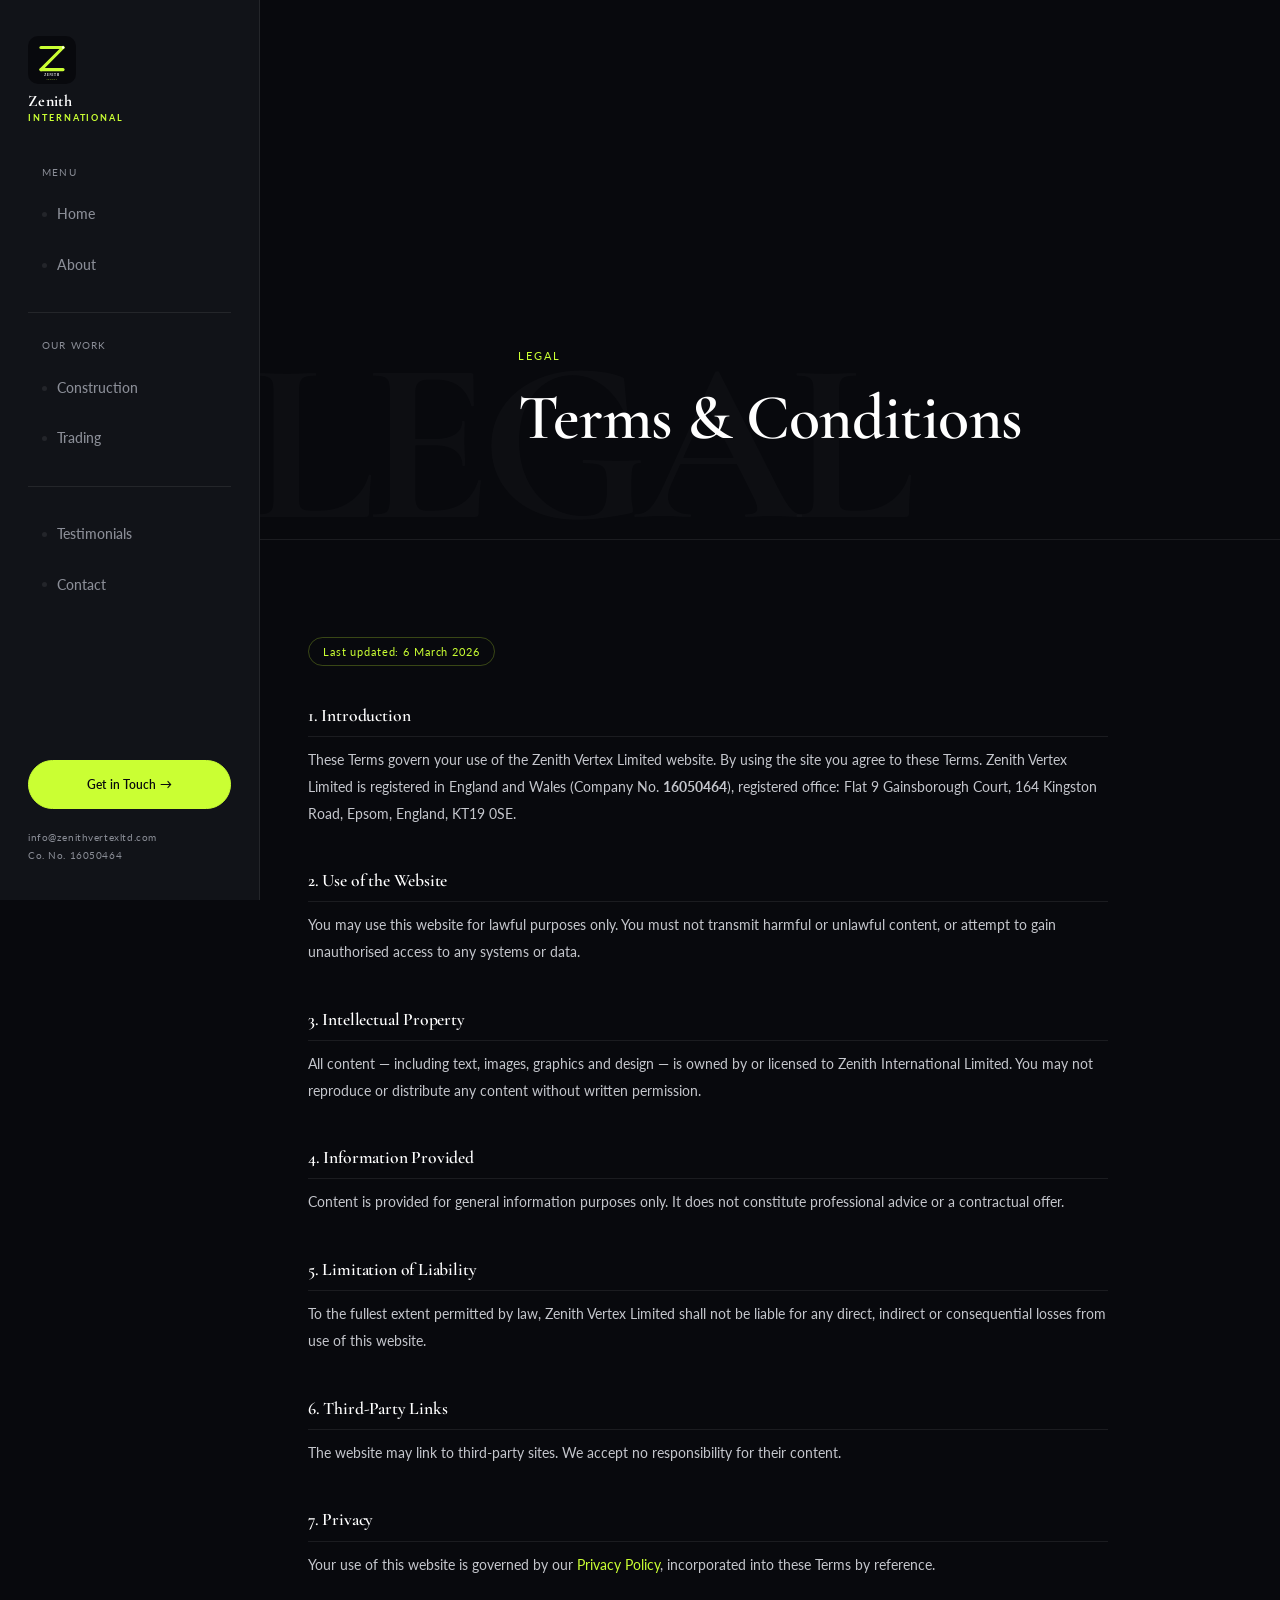
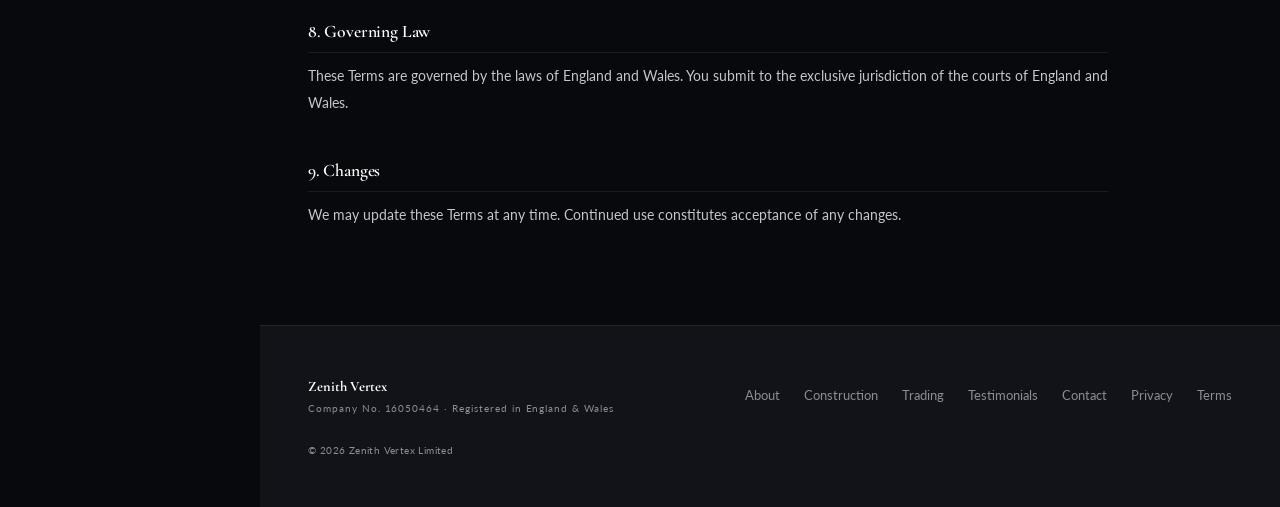
<file: terms.html>
﻿<!DOCTYPE html>
<html lang="en">

<head>
    <meta charset="UTF-8">
    <meta name="viewport" content="width=device-width, initial-scale=1.0">
    <title>Terms &amp; Conditions — Zenith Vertex</title>
    <link rel="icon" href="images/logo.svg" type="image/svg+xml"><link rel="icon" href="images/favicon.ico" type="image/x-icon">
    <link rel="preconnect" href="https://fonts.googleapis.com">
    <link rel="preconnect" href="https://fonts.gstatic.com" crossorigin>
    <link
        href="https://fonts.googleapis.com/css2?family=Syne:wght@400;600;700;800&family=DM+Mono:wght@400;500&family=Inter:wght@300;400;500;600&display=swap"
        rel="stylesheet">
    <link rel="stylesheet" href="css/zenith.css">
</head>

<body>
    <aside class="sidebar">
        <a href="index.html" class="sb-brand" style="margin-bottom:40px;"><img src="images/logo.svg" alt="Zenith Vertex" style="width:48px;height:48px;border-radius:10px;display:block;margin-bottom:8px;"><span style="font-family:'Cormorant Garamond',serif;font-size:1rem;font-weight:700;color:#fff;letter-spacing:0.02em;display:block;line-height:1.2;">Zenith<span style="display:block;font-family:'Lato',sans-serif;font-size:0.55rem;font-weight:700;color:#CAFF33;letter-spacing:0.22em;text-transform:uppercase;margin-top:2px;">International</span></span></a>
        <nav class="sb-nav">
            <span class="sb-label">Menu</span>
            <a href="index.html"><span class="sb-dot"></span>Home</a><a href="about.html"><span
                    class="sb-dot"></span>About</a>
            <div class="sb-divider"></div><span class="sb-label">Our Work</span>
            <a href="construction.html"><span class="sb-dot"></span>Construction</a><a href="trading.html"><span
                    class="sb-dot"></span>Trading</a>
            <div class="sb-divider"></div>
            <a href="testimonials.html"><span class="sb-dot"></span>Testimonials</a><a href="contact.html"><span
                    class="sb-dot"></span>Contact</a>
        </nav>
        <div class="sb-cta"><a href="contact.html" class="btn btn-lime"
                style="width:100%; justify-content:center; font-size:0.78rem;">Get in Touch →</a></div>
        <p class="sb-contact">info@zenithvertexltd.com<br>Co. No. 16050464</p>
    </aside>
    <button class="menu-btn" id="menuBtn"><span></span><span></span><span></span></button>
    <div class="mobile-overlay" id="mobileOverlay">
        <span class="mo-tag">Navigation</span>
        <a href="index.html">Home</a><a href="about.html">About</a>
        <div class="mo-sep"></div>
        <a href="construction.html">Construction</a><a href="trading.html">Trading</a>
        <div class="mo-sep"></div>
        <a href="testimonials.html">Testimonials</a><a href="contact.html">Contact</a>
        <p class="mo-contact">info@zenithvertexltd.com</p>
    </div>

    <div class="wrapper">
        <div class="page-intro" data-bg-text="LEGAL">
            <div class="container"><span class="tag">Legal</span>
                <h1>Terms &amp; Conditions</h1>
            </div>
        </div>
        <section class="section">
            <div class="container">
                <div class="legal-wrap">
                    <span class="legal-date">Last updated: 6 March 2026</span>
                    <h2>1. Introduction</h2>
                    <p>These Terms govern your use of the Zenith Vertex Limited website. By using the site you
                        agree to these Terms. Zenith Vertex Limited is registered in England and Wales
                        (Company No. <strong>16050464</strong>), registered office: Flat 9 Gainsborough Court, 164
                        Kingston Road, Epsom, England, KT19 0SE.</p>
                    <h2>2. Use of the Website</h2>
                    <p>You may use this website for lawful purposes only. You must not transmit harmful or unlawful
                        content, or attempt to gain unauthorised access to any systems or data.</p>
                    <h2>3. Intellectual Property</h2>
                    <p>All content — including text, images, graphics and design — is owned by or licensed to Zenith
                        International Limited. You may not reproduce or distribute any content without written
                        permission.</p>
                    <h2>4. Information Provided</h2>
                    <p>Content is provided for general information purposes only. It does not constitute professional
                        advice or a contractual offer.</p>
                    <h2>5. Limitation of Liability</h2>
                    <p>To the fullest extent permitted by law, Zenith Vertex Limited shall not be liable for
                        any direct, indirect or consequential losses from use of this website.</p>
                    <h2>6. Third-Party Links</h2>
                    <p>The website may link to third-party sites. We accept no responsibility for their content.</p>
                    <h2>7. Privacy</h2>
                    <p>Your use of this website is governed by our <a href="privacy.html">Privacy Policy</a>,
                        incorporated into these Terms by reference.</p>
                    <h2>8. Governing Law</h2>
                    <p>These Terms are governed by the laws of England and Wales. You submit to the exclusive
                        jurisdiction of the courts of England and Wales.</p>
                    <h2>9. Changes</h2>
                    <p>We may update these Terms at any time. Continued use constitutes acceptance of any changes.</p>
                </div>
            </div>
        </section>
        <footer class="site-footer">
            <div class="container">
                <div class="footer-inner">
                    <div class="footer-brand-text">Zenith Vertex<br><span>Company No. 16050464 · Registered in
                            England &amp; Wales</span></div>
                    <div class="footer-links"><a href="about.html">About</a><a
                            href="construction.html">Construction</a><a href="trading.html">Trading</a><a
                            href="testimonials.html">Testimonials</a><a href="contact.html">Contact</a><a
                            href="privacy.html">Privacy</a><a href="terms.html">Terms</a></div>
                    <p class="footer-legal">&copy; <span id="year"></span> Zenith Vertex Limited</p>
                </div>
            </div>
        </footer>
    </div>
    <script src="js/zenith.js"></script>
</body>

</html>
</file>
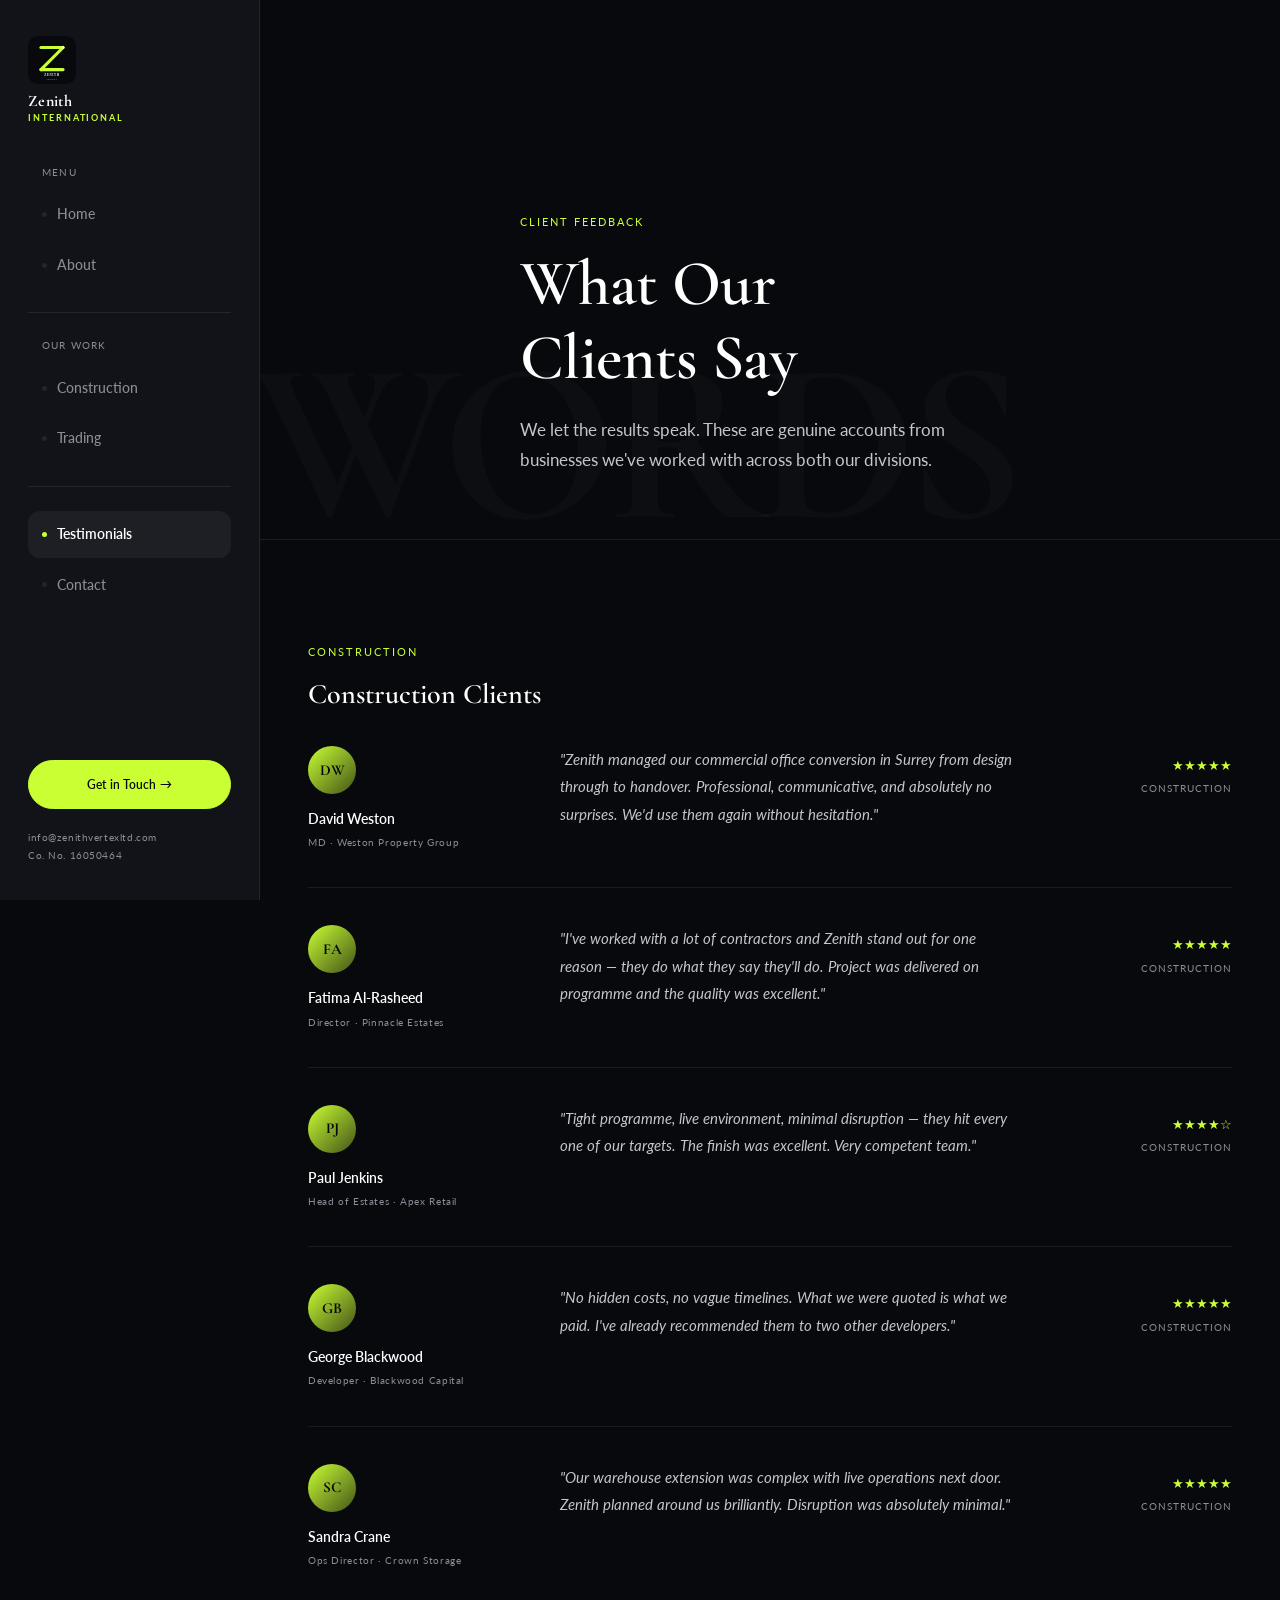
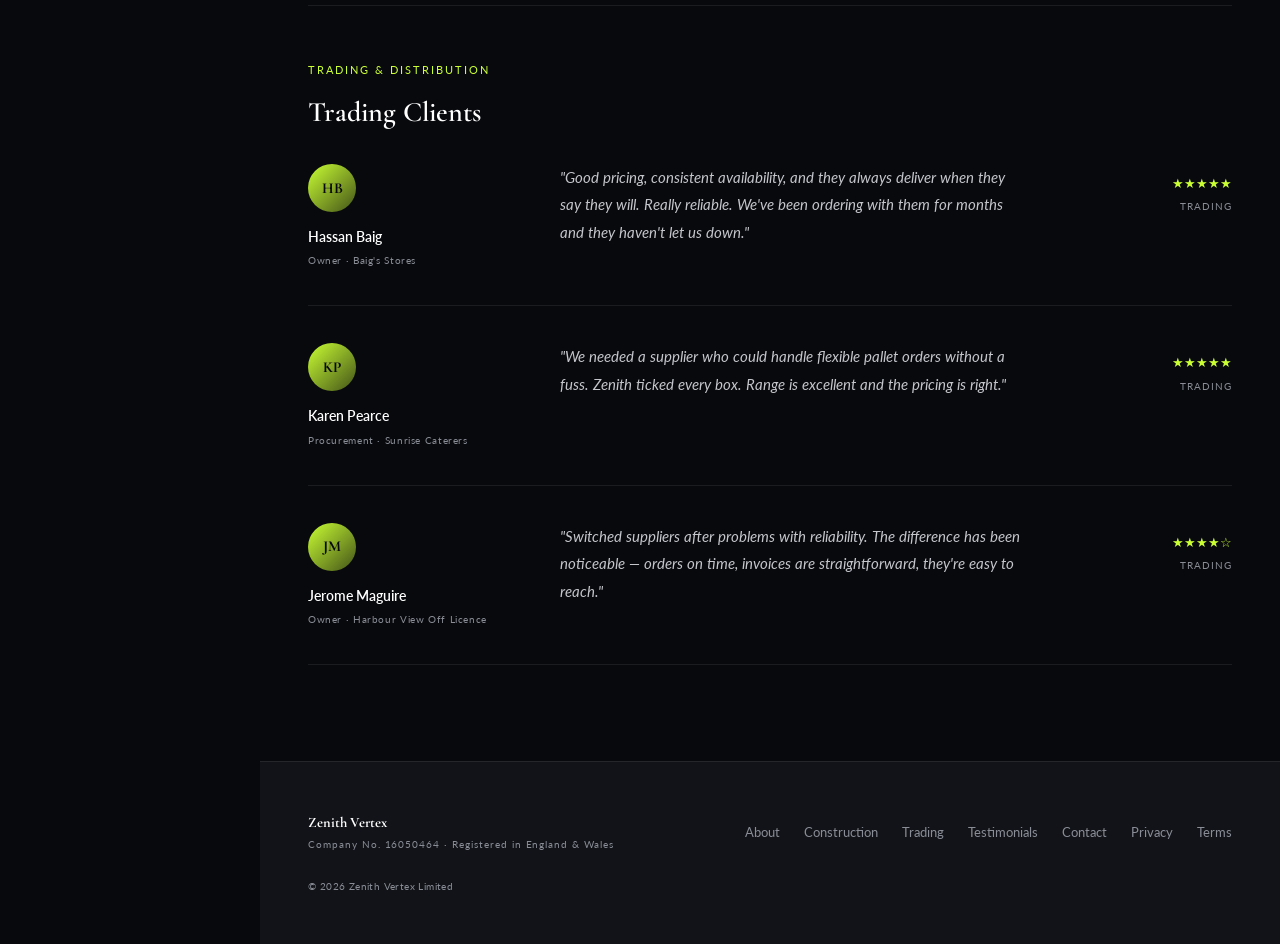
<file: testimonials.html>
﻿<!DOCTYPE html>
<html lang="en">

<head>
    <meta charset="UTF-8">
    <meta name="viewport" content="width=device-width, initial-scale=1.0">
    <title>Testimonials — Zenith Vertex</title>
    <meta name="description" content="Client testimonials for Zenith Vertex Limited.">
    <link rel="icon" href="images/logo.svg" type="image/svg+xml"><link rel="icon" href="images/favicon.ico" type="image/x-icon">
    <link rel="preconnect" href="https://fonts.googleapis.com">
    <link rel="preconnect" href="https://fonts.gstatic.com" crossorigin>
    <link
        href="https://fonts.googleapis.com/css2?family=Syne:wght@400;600;700;800&family=DM+Mono:wght@400;500&family=Inter:wght@300;400;500;600&display=swap"
        rel="stylesheet">
    <link rel="stylesheet" href="css/zenith.css">
</head>

<body>
    <aside class="sidebar">
        <a href="index.html" class="sb-brand" style="margin-bottom:40px;"><img src="images/logo.svg" alt="Zenith Vertex" style="width:48px;height:48px;border-radius:10px;display:block;margin-bottom:8px;"><span style="font-family:'Cormorant Garamond',serif;font-size:1rem;font-weight:700;color:#fff;letter-spacing:0.02em;display:block;line-height:1.2;">Zenith<span style="display:block;font-family:'Lato',sans-serif;font-size:0.55rem;font-weight:700;color:#CAFF33;letter-spacing:0.22em;text-transform:uppercase;margin-top:2px;">International</span></span></a>
        <nav class="sb-nav">
            <span class="sb-label">Menu</span>
            <a href="index.html"><span class="sb-dot"></span>Home</a><a href="about.html"><span
                    class="sb-dot"></span>About</a>
            <div class="sb-divider"></div><span class="sb-label">Our Work</span>
            <a href="construction.html"><span class="sb-dot"></span>Construction</a><a href="trading.html"><span
                    class="sb-dot"></span>Trading</a>
            <div class="sb-divider"></div>
            <a href="testimonials.html" class="active"><span class="sb-dot"></span>Testimonials</a>
            <a href="contact.html"><span class="sb-dot"></span>Contact</a>
        </nav>
        <div class="sb-cta"><a href="contact.html" class="btn btn-lime"
                style="width:100%; justify-content:center; font-size:0.78rem;">Get in Touch →</a></div>
        <p class="sb-contact">info@zenithvertexltd.com<br>Co. No. 16050464</p>
    </aside>
    <button class="menu-btn" id="menuBtn"><span></span><span></span><span></span></button>
    <div class="mobile-overlay" id="mobileOverlay">
        <span class="mo-tag">Navigation</span>
        <a href="index.html">Home</a><a href="about.html">About</a>
        <div class="mo-sep"></div>
        <a href="construction.html">Construction</a><a href="trading.html">Trading</a>
        <div class="mo-sep"></div>
        <a href="testimonials.html">Testimonials</a><a href="contact.html">Contact</a>
        <p class="mo-contact">info@zenithvertexltd.com</p>
    </div>

    <div class="wrapper">
        <div class="page-intro" data-bg-text="WORDS">
            <div class="container">
                <span class="tag">Client Feedback</span>
                <h1>What Our<br>Clients Say</h1>
                <p class="lead" style="margin-top:16px; max-width:500px;">We let the results speak. These are genuine
                    accounts from businesses we've worked with across both our divisions.</p>
            </div>
        </div>

        <section class="section">
            <div class="container">
                <div class="mb-32 fade-up"><span class="tag">Construction</span>
                    <h3>Construction Clients</h3>
                </div>
                <div class="testimonials-list">
                    <div class="testi-row fade-up">
                        <div class="testi-meta">
                            <div class="testi-avatar">DW</div>
                            <div class="testi-name">David Weston</div>
                            <div class="testi-role">MD · Weston Property Group</div>
                        </div>
                        <p class="testi-text">"Zenith managed our commercial office conversion in Surrey from design
                            through to handover. Professional, communicative, and absolutely no surprises. We'd use them
                            again without hesitation."</p>
                        <div>
                            <div class="testi-stars">★★★★★</div>
                            <div class="testi-division">Construction</div>
                        </div>
                    </div>
                    <div class="testi-row fade-up">
                        <div class="testi-meta">
                            <div class="testi-avatar">FA</div>
                            <div class="testi-name">Fatima Al-Rasheed</div>
                            <div class="testi-role">Director · Pinnacle Estates</div>
                        </div>
                        <p class="testi-text">"I've worked with a lot of contractors and Zenith stand out for one
                            reason — they do what they say they'll do. Project was delivered on programme and the
                            quality was excellent."</p>
                        <div>
                            <div class="testi-stars">★★★★★</div>
                            <div class="testi-division">Construction</div>
                        </div>
                    </div>
                    <div class="testi-row fade-up">
                        <div class="testi-meta">
                            <div class="testi-avatar">PJ</div>
                            <div class="testi-name">Paul Jenkins</div>
                            <div class="testi-role">Head of Estates · Apex Retail</div>
                        </div>
                        <p class="testi-text">"Tight programme, live environment, minimal disruption — they hit every
                            one of our targets. The finish was excellent. Very competent team."</p>
                        <div>
                            <div class="testi-stars">★★★★☆</div>
                            <div class="testi-division">Construction</div>
                        </div>
                    </div>
                    <div class="testi-row fade-up">
                        <div class="testi-meta">
                            <div class="testi-avatar">GB</div>
                            <div class="testi-name">George Blackwood</div>
                            <div class="testi-role">Developer · Blackwood Capital</div>
                        </div>
                        <p class="testi-text">"No hidden costs, no vague timelines. What we were quoted is what we paid.
                            I've already recommended them to two other developers."</p>
                        <div>
                            <div class="testi-stars">★★★★★</div>
                            <div class="testi-division">Construction</div>
                        </div>
                    </div>
                    <div class="testi-row fade-up">
                        <div class="testi-meta">
                            <div class="testi-avatar">SC</div>
                            <div class="testi-name">Sandra Crane</div>
                            <div class="testi-role">Ops Director · Crown Storage</div>
                        </div>
                        <p class="testi-text">"Our warehouse extension was complex with live operations next door.
                            Zenith planned around us brilliantly. Disruption was absolutely minimal."</p>
                        <div>
                            <div class="testi-stars">★★★★★</div>
                            <div class="testi-division">Construction</div>
                        </div>
                    </div>
                </div>

                <div class="mb-32 mt-48 fade-up"><span class="tag">Trading &amp; Distribution</span>
                    <h3>Trading Clients</h3>
                </div>
                <div class="testimonials-list">
                    <div class="testi-row fade-up">
                        <div class="testi-meta">
                            <div class="testi-avatar">HB</div>
                            <div class="testi-name">Hassan Baig</div>
                            <div class="testi-role">Owner · Baig's Stores</div>
                        </div>
                        <p class="testi-text">"Good pricing, consistent availability, and they always deliver when they
                            say they will. Really reliable. We've been ordering with them for months and they haven't
                            let us down."</p>
                        <div>
                            <div class="testi-stars">★★★★★</div>
                            <div class="testi-division">Trading</div>
                        </div>
                    </div>
                    <div class="testi-row fade-up">
                        <div class="testi-meta">
                            <div class="testi-avatar">KP</div>
                            <div class="testi-name">Karen Pearce</div>
                            <div class="testi-role">Procurement · Sunrise Caterers</div>
                        </div>
                        <p class="testi-text">"We needed a supplier who could handle flexible pallet orders without a
                            fuss. Zenith ticked every box. Range is excellent and the pricing is right."</p>
                        <div>
                            <div class="testi-stars">★★★★★</div>
                            <div class="testi-division">Trading</div>
                        </div>
                    </div>
                    <div class="testi-row fade-up">
                        <div class="testi-meta">
                            <div class="testi-avatar">JM</div>
                            <div class="testi-name">Jerome Maguire</div>
                            <div class="testi-role">Owner · Harbour View Off Licence</div>
                        </div>
                        <p class="testi-text">"Switched suppliers after problems with reliability. The difference has
                            been noticeable — orders on time, invoices are straightforward, they're easy to reach."</p>
                        <div>
                            <div class="testi-stars">★★★★☆</div>
                            <div class="testi-division">Trading</div>
                        </div>
                    </div>
                </div>
            </div>
        </section>

        <footer class="site-footer">
            <div class="container">
                <div class="footer-inner">
                    <div class="footer-brand-text">Zenith Vertex<br><span>Company No. 16050464 · Registered in
                            England &amp; Wales</span></div>
                    <div class="footer-links"><a href="about.html">About</a><a
                            href="construction.html">Construction</a><a href="trading.html">Trading</a><a
                            href="testimonials.html">Testimonials</a><a href="contact.html">Contact</a><a
                            href="privacy.html">Privacy</a><a href="terms.html">Terms</a></div>
                    <p class="footer-legal">&copy; <span id="year"></span> Zenith Vertex Limited</p>
                </div>
            </div>
        </footer>
    </div>
    <script src="js/zenith.js"></script>
</body>

</html>
</file>
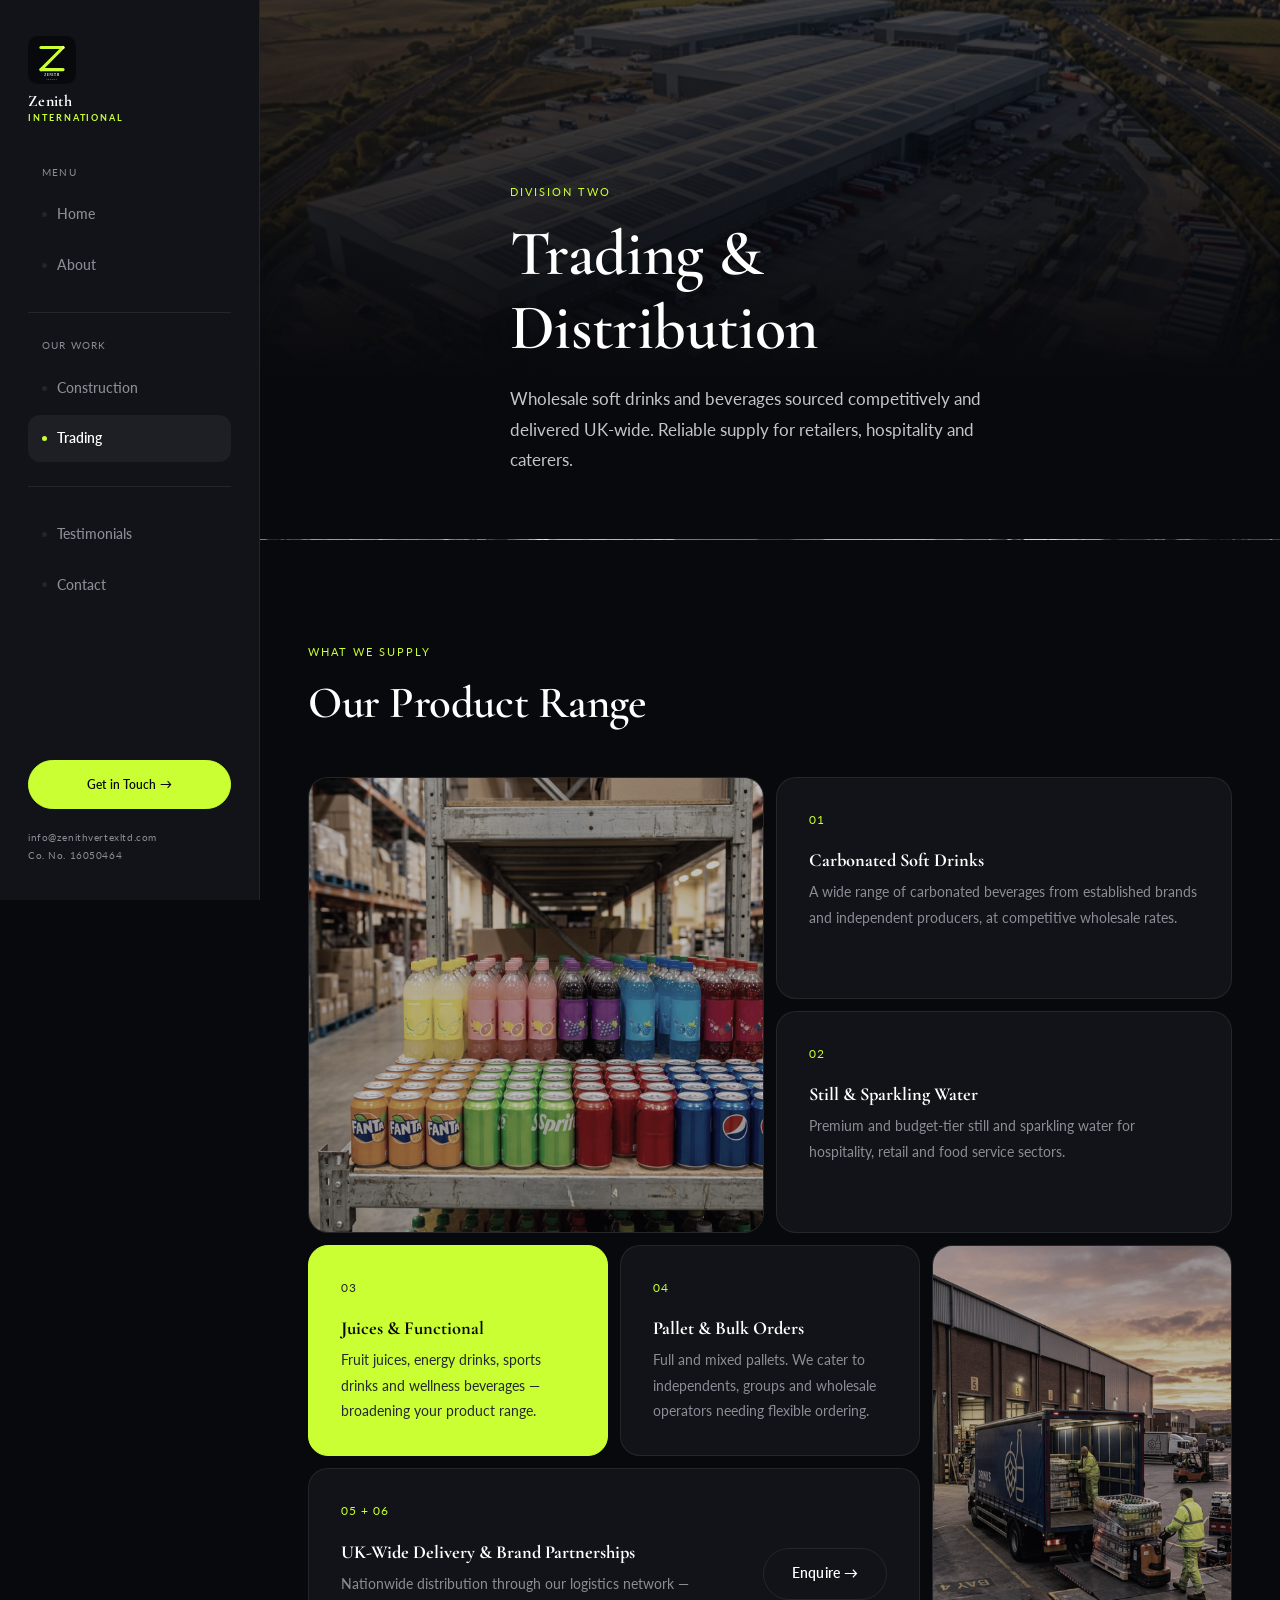
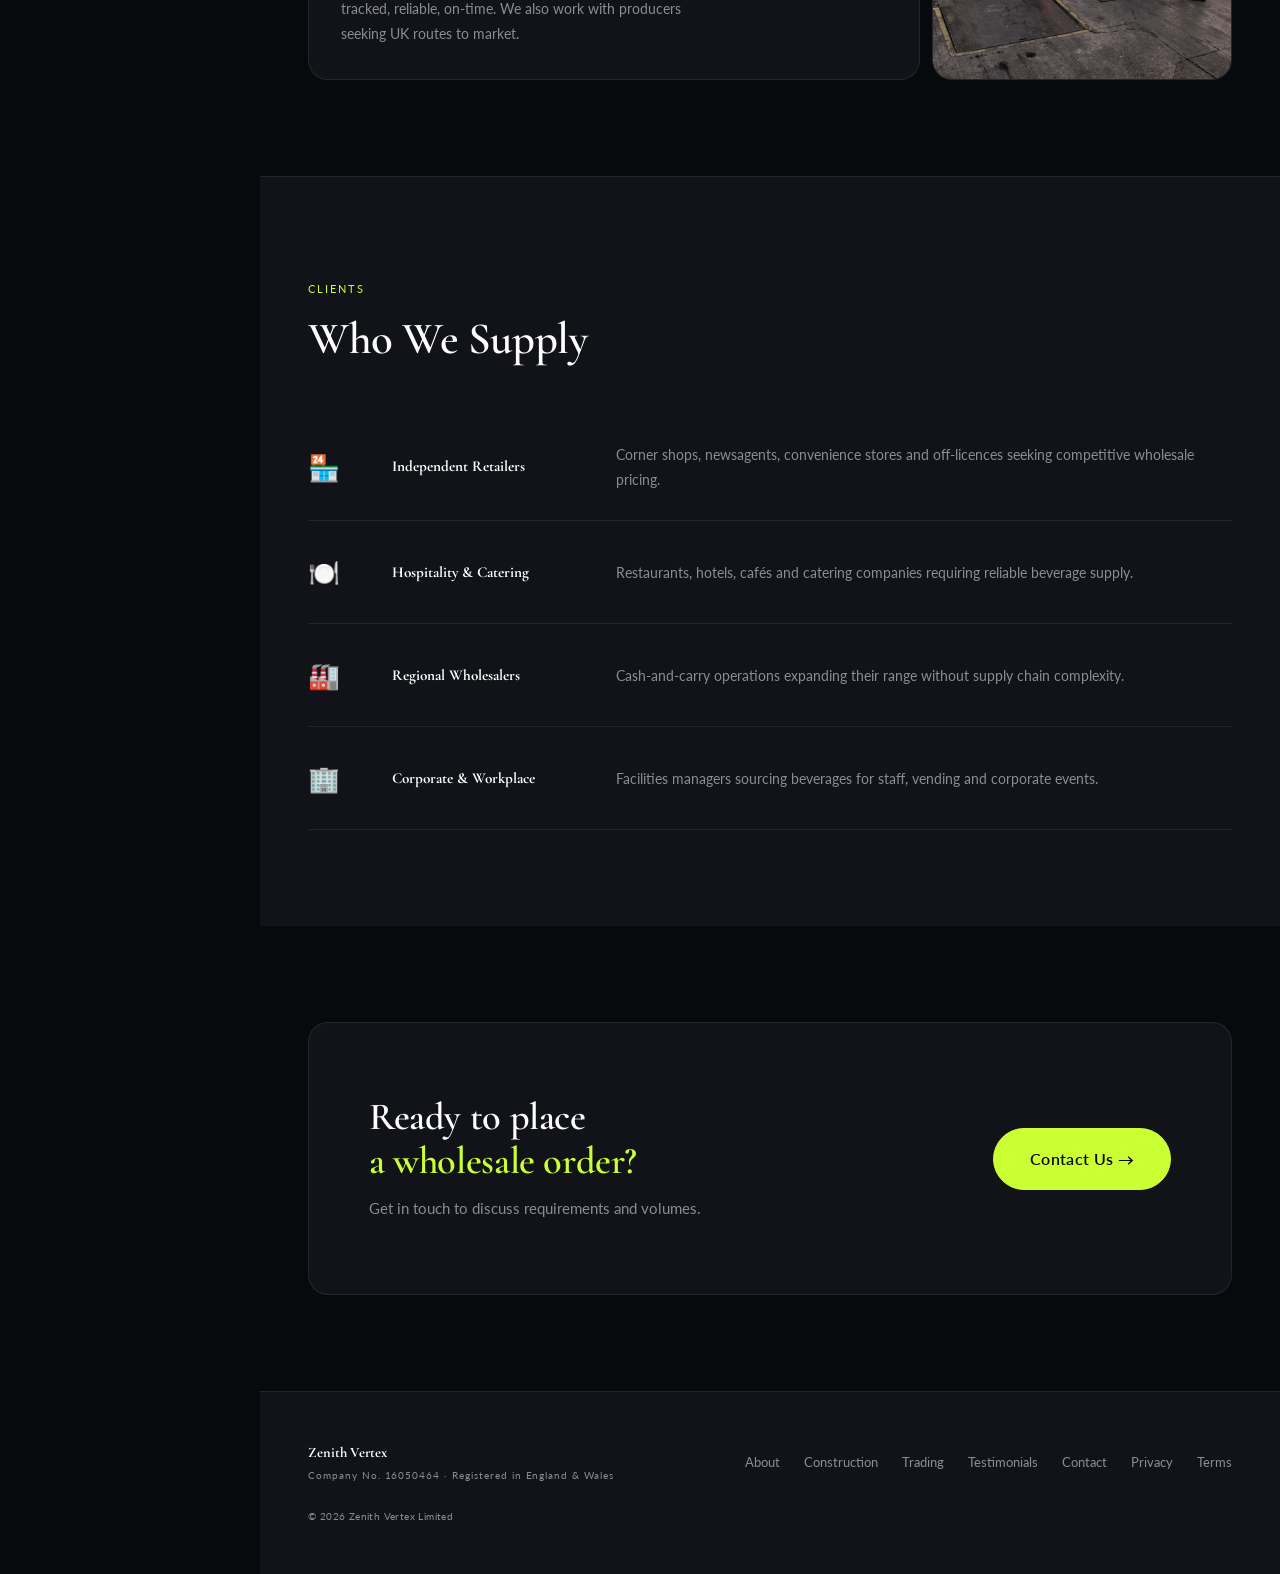
<file: trading.html>
﻿<!DOCTYPE html>
<html lang="en">

<head>
    <meta charset="UTF-8">
    <meta name="viewport" content="width=device-width, initial-scale=1.0">
    <title>Trading &amp; Distribution — Zenith Vertex</title>
    <meta name="description"
        content="Zenith Vertex wholesale soft drinks and beverage distribution across the UK.">
    <link rel="icon" href="images/logo.svg" type="image/svg+xml"><link rel="icon" href="images/favicon.ico" type="image/x-icon">
    <link rel="preconnect" href="https://fonts.googleapis.com">
    <link rel="preconnect" href="https://fonts.gstatic.com" crossorigin>
    <link
        href="https://fonts.googleapis.com/css2?family=Syne:wght@400;600;700;800&family=DM+Mono:wght@400;500&family=Inter:wght@300;400;500;600&display=swap"
        rel="stylesheet">
    <link rel="stylesheet" href="css/zenith.css">
</head>

<body>
    <aside class="sidebar">
        <a href="index.html" class="sb-brand" style="margin-bottom:40px;"><img src="images/logo.svg" alt="Zenith Vertex" style="width:48px;height:48px;border-radius:10px;display:block;margin-bottom:8px;"><span style="font-family:'Cormorant Garamond',serif;font-size:1rem;font-weight:700;color:#fff;letter-spacing:0.02em;display:block;line-height:1.2;">Zenith<span style="display:block;font-family:'Lato',sans-serif;font-size:0.55rem;font-weight:700;color:#CAFF33;letter-spacing:0.22em;text-transform:uppercase;margin-top:2px;">International</span></span></a>
        <nav class="sb-nav">
            <span class="sb-label">Menu</span>
            <a href="index.html"><span class="sb-dot"></span>Home</a>
            <a href="about.html"><span class="sb-dot"></span>About</a>
            <div class="sb-divider"></div>
            <span class="sb-label">Our Work</span>
            <a href="construction.html"><span class="sb-dot"></span>Construction</a>
            <a href="trading.html" class="active"><span class="sb-dot"></span>Trading</a>
            <div class="sb-divider"></div>
            <a href="testimonials.html"><span class="sb-dot"></span>Testimonials</a>
            <a href="contact.html"><span class="sb-dot"></span>Contact</a>
        </nav>
        <div class="sb-cta"><a href="contact.html" class="btn btn-lime"
                style="width:100%; justify-content:center; font-size:0.78rem;">Get in Touch →</a></div>
        <p class="sb-contact">info@zenithvertexltd.com<br>Co. No. 16050464</p>
    </aside>
    <button class="menu-btn" id="menuBtn"><span></span><span></span><span></span></button>
    <div class="mobile-overlay" id="mobileOverlay">
        <span class="mo-tag">Navigation</span>
        <a href="index.html">Home</a><a href="about.html">About</a>
        <div class="mo-sep"></div>
        <a href="construction.html">Construction</a><a href="trading.html">Trading</a>
        <div class="mo-sep"></div>
        <a href="testimonials.html">Testimonials</a><a href="contact.html">Contact</a>
        <p class="mo-contact">info@zenithvertexltd.com</p>
    </div>

    <div class="wrapper">
        <div class="page-intro" data-bg-text="TRADE"
            style="background-image: url('images/trading_banner.png'); background-size:cover; background-position:center;">
            <div
                style="position:absolute;inset:0;background:linear-gradient(to top,var(--black) 30%,rgba(8,9,13,0.7) 100%);">
            </div>
            <div class="container">
                <span class="tag">Division Two</span>
                <h1>Trading &amp;<br>Distribution</h1>
                <p class="lead" style="margin-top:16px; max-width:520px;">Wholesale soft drinks and beverages sourced
                    competitively and delivered UK-wide. Reliable supply for retailers, hospitality and caterers.</p>
            </div>
        </div>

        <!-- BENTO PRODUCT TYPES -->
        <section class="section">
            <div class="container-wide">
                <div class="mb-48 fade-up"><span class="tag">What We Supply</span>
                    <h2>Our Product Range</h2>
                </div>
                <div class="bento" style="grid-auto-rows:auto;">
                    <div class="bento-item col-6 row-2 bento-img fade-in" style="min-height:320px;">
                        <img src="images/drinks_shelf.png" alt="Soft drinks">
                    </div>
                    <div class="bento-item col-6 fade-up" style="min-height:160px;">
                        <span class="srv-num">01</span>
                        <h4>Carbonated Soft Drinks</h4>
                        <p style="font-size:0.88rem; margin-top:8px; color:var(--grey);">A wide range of carbonated
                            beverages from established brands and independent producers, at competitive wholesale rates.
                        </p>
                    </div>
                    <div class="bento-item col-6 fade-up" style="min-height:160px;">
                        <span class="srv-num">02</span>
                        <h4>Still &amp; Sparkling Water</h4>
                        <p style="font-size:0.88rem; margin-top:8px; color:var(--grey);">Premium and budget-tier still
                            and sparkling water for hospitality, retail and food service sectors.</p>
                    </div>
                    <div class="bento-item col-4 fade-up bento-lime" style="min-height:200px;">
                        <span class="srv-num" style="color:var(--black-4);">03</span>
                        <h4 style="color:var(--black);">Juices &amp; Functional</h4>
                        <p style="font-size:0.88rem; margin-top:8px; color:var(--black-4);">Fruit juices, energy drinks,
                            sports drinks and wellness beverages — broadening your product range.</p>
                    </div>
                    <div class="bento-item col-4 fade-up" style="min-height:200px;">
                        <span class="srv-num">04</span>
                        <h4>Pallet &amp; Bulk Orders</h4>
                        <p style="font-size:0.88rem; margin-top:8px; color:var(--grey);">Full and mixed pallets. We
                            cater to independents, groups and wholesale operators needing flexible ordering.</p>
                    </div>
                    <div class="bento-item bento-img col-4 row-2 fade-in" style="min-height:200px;">
                        <img src="images/logistics.png" alt="Logistics">
                    </div>
                    <div class="bento-item col-8 fade-up"
                        style="min-height:200px; display:flex; align-items:center; gap:40px;">
                        <div>
                            <span class="srv-num">05 + 06</span>
                            <h4>UK-Wide Delivery &amp; Brand Partnerships</h4>
                            <p style="font-size:0.88rem; margin-top:8px; color:var(--grey);">Nationwide distribution
                                through our logistics network — tracked, reliable, on-time. We also work with producers
                                seeking UK routes to market.</p>
                        </div>
                        <a href="contact.html" class="btn btn-outline" style="flex-shrink:0;">Enquire →</a>
                    </div>
                </div>
            </div>
        </section>

        <!-- CLIENT TYPES -->
        <section style="background:var(--black-2); border-top:1px solid var(--border); padding:96px 0;">
            <div class="container">
                <div class="mb-48 fade-up"><span class="tag">Clients</span>
                    <h2>Who We Supply</h2>
                </div>
                <div style="display:flex; flex-direction:column; gap:1px;">
                    <div style="display:grid; grid-template-columns:60px 200px 1fr; gap:24px; padding:28px 0; border-bottom:1px solid var(--border); align-items:center;"
                        class="fade-up">
                        <span style="font-size:1.6rem;">🏪</span>
                        <h5>Independent Retailers</h5>
                        <p style="font-size:0.88rem; margin:0; color:var(--grey);">Corner shops, newsagents, convenience
                            stores and off-licences seeking competitive wholesale pricing.</p>
                    </div>
                    <div style="display:grid; grid-template-columns:60px 200px 1fr; gap:24px; padding:28px 0; border-bottom:1px solid var(--border); align-items:center;"
                        class="fade-up">
                        <span style="font-size:1.6rem;">🍽️</span>
                        <h5>Hospitality &amp; Catering</h5>
                        <p style="font-size:0.88rem; margin:0; color:var(--grey);">Restaurants, hotels, cafés and
                            catering companies requiring reliable beverage supply.</p>
                    </div>
                    <div style="display:grid; grid-template-columns:60px 200px 1fr; gap:24px; padding:28px 0; border-bottom:1px solid var(--border); align-items:center;"
                        class="fade-up">
                        <span style="font-size:1.6rem;">🏭</span>
                        <h5>Regional Wholesalers</h5>
                        <p style="font-size:0.88rem; margin:0; color:var(--grey);">Cash-and-carry operations expanding
                            their range without supply chain complexity.</p>
                    </div>
                    <div style="display:grid; grid-template-columns:60px 200px 1fr; gap:24px; padding:28px 0; border-bottom:1px solid var(--border); align-items:center;"
                        class="fade-up">
                        <span style="font-size:1.6rem;">🏢</span>
                        <h5>Corporate &amp; Workplace</h5>
                        <p style="font-size:0.88rem; margin:0; color:var(--grey);">Facilities managers sourcing
                            beverages for staff, vending and corporate events.</p>
                    </div>
                </div>
            </div>
        </section>

        <section style="padding:0 0 96px; margin-top:96px;">
            <div class="container">
                <div class="cta-block fade-up">
                    <div class="big-cta">
                        <h2>Ready to place<br><span style="color:var(--lime);">a wholesale order?</span></h2>
                        <p>Get in touch to discuss requirements and volumes.</p>
                    </div>
                    <a href="contact.html" class="btn btn-lime" style="font-size:1rem; padding:16px 36px;">Contact Us
                        →</a>
                </div>
            </div>
        </section>

        <footer class="site-footer">
            <div class="container">
                <div class="footer-inner">
                    <div class="footer-brand-text">Zenith Vertex<br><span>Company No. 16050464 · Registered in
                            England &amp; Wales</span></div>
                    <div class="footer-links"><a href="about.html">About</a><a
                            href="construction.html">Construction</a><a href="trading.html">Trading</a><a
                            href="testimonials.html">Testimonials</a><a href="contact.html">Contact</a><a
                            href="privacy.html">Privacy</a><a href="terms.html">Terms</a></div>
                    <p class="footer-legal">&copy; <span id="year"></span> Zenith Vertex Limited</p>
                </div>
            </div>
        </footer>
    </div>
    <script src="js/zenith.js"></script>
</body>

</html>
</file>
<file: css/zenith.css>
﻿/* ============================================================
   ZENITH VERTEX — Super Modern Rebuild
   Layout: Fixed left sidebar nav (260px) + main scrollable
   Palette: Near-Black #08090D, Electric Lime #CAFF33, White
   Fonts: Syne (headings) + DM Mono (accents) + Inter (body)
   ============================================================ */

@import url('https://fonts.googleapis.com/css2?family=Cormorant+Garamond:ital,wght@0,400;0,500;0,600;0,700;1,400;1,600&family=Lato:wght@300;400;700&display=swap');

/* ── Tokens ── */
:root {
    --black: #08090D;
    --black-2: #111318;
    --black-3: #1A1C23;
    --black-4: #252830;
    --lime: #CAFF33;
    --lime-dim: #A8D925;
    --white: #FFFFFF;
    --off-white: #F2F2EF;
    --grey: #8A8D96;
    --grey-lt: #C4C6CC;
    --border: rgba(255, 255, 255, 0.08);
    --border-lime: rgba(202, 255, 51, 0.25);
    --sidebar-w: 260px;
    --radius: 12px;
    --radius-lg: 20px;
    --t: 0.28s ease;
    --shadow: 0 4px 24px rgba(0, 0, 0, 0.5);
    --glow: 0 0 40px rgba(202, 255, 51, 0.12);
}

/* ── Reset ── */
*,
*::before,
*::after {
    box-sizing: border-box;
    margin: 0;
    padding: 0;
}

html {
    scroll-behavior: smooth;
}

body {
    font-family: 'Lato', sans-serif;
    font-size: 16px;
    line-height: 1.75;
    color: var(--off-white);
    background: var(--black);
    -webkit-font-smoothing: antialiased;
    overflow-x: hidden;
}

img {
    max-width: 100%;
    height: auto;
    display: block;
}

a {
    text-decoration: none;
    color: inherit;
    transition: color var(--t);
}

ul {
    list-style: none;
}

p {
    color: var(--grey-lt);
    line-height: 1.8;
    margin-bottom: 1.1rem;
}

p:last-child {
    margin-bottom: 0;
}

/* ── Typography ── */
h1,
h2,
h3,
h4,
h5 {
    font-family: 'Cormorant Garamond', serif;
    color: var(--white);
    line-height: 1.1;
    font-weight: 600;
    line-height: 1.15;
}

h1 {
    font-size: clamp(2.4rem, 5vw, 5rem);
    letter-spacing: -0.01em;
}

h2 {
    font-size: clamp(2rem, 3.5vw, 3.4rem);
    letter-spacing: -0.01em;
}

h3 {
    font-size: clamp(1.4rem, 2.2vw, 2rem);
    letter-spacing: 0em;
}

h4 {
    font-size: 1.15rem;
    font-weight: 700;
}

h5 {
    font-size: 0.95rem;
    font-weight: 700;
}

.tag {
    font-family: 'Lato', sans-serif;
    font-size: 0.7rem;
    letter-spacing: 0.18em;
    color: var(--lime);
    text-transform: uppercase;
    display: inline-block;
    margin-bottom: 16px;
}

.tag::before {
    content: '';
}

.tag::after {
    content: '';
}

.lead {
    font-size: 1.05rem;
    color: var(--grey-lt);
    line-height: 1.8;
}

/* ── Layout ── */
.wrapper {
    margin-left: var(--sidebar-w);
    min-height: 100vh;
}

.container {
    max-width: 1100px;
    margin: 0 auto;
    padding: 0 48px;
}

.container-wide {
    max-width: 1400px;
    margin: 0 auto;
    padding: 0 48px;
}

.section {
    padding: 96px 0;
}

.section-lg {
    padding: 130px 0;
}

.mt-16 {
    margin-top: 16px;
}

.mt-24 {
    margin-top: 24px;
}

.mt-32 {
    margin-top: 32px;
}

.mt-48 {
    margin-top: 48px;
}

.mb-16 {
    margin-bottom: 16px;
}

.mb-24 {
    margin-bottom: 24px;
}

.mb-48 {
    margin-bottom: 48px;
}

.text-center {
    text-align: center;
}

.text-lime {
    color: var(--lime);
}

.text-grey {
    color: var(--grey);
}

/* ── Buttons ── */
.btn {
    display: inline-flex;
    align-items: center;
    gap: 8px;
    padding: 13px 28px;
    font-family: 'Lato', sans-serif;
    font-size: 0.85rem;
    font-weight: 600;
    letter-spacing: 0.02em;
    cursor: pointer;
    border: 1.5px solid transparent;
    border-radius: 50px;
    transition: all var(--t);
}

.btn-lime {
    background: var(--lime);
    color: var(--black);
    border-color: var(--lime);
}

.btn-lime:hover {
    background: transparent;
    color: var(--lime);
    transform: translateY(-2px);
    box-shadow: var(--glow);
}

.btn-outline {
    background: transparent;
    color: var(--white);
    border-color: var(--border);
}

.btn-outline:hover {
    border-color: var(--lime);
    color: var(--lime);
    transform: translateY(-2px);
}

.btn-ghost {
    background: rgba(255, 255, 255, 0.05);
    color: var(--white);
    border-color: var(--border);
}

.btn-ghost:hover {
    background: var(--lime);
    color: var(--black);
    border-color: var(--lime);
}

.btn-icon {
    width: 18px;
    height: 18px;
}

/* ── SIDEBAR ── */
.sidebar {
    position: fixed;
    top: 0;
    left: 0;
    width: var(--sidebar-w);
    height: 100vh;
    z-index: 100;
    background: var(--black-2);
    border-right: 1px solid var(--border);
    display: flex;
    flex-direction: column;
    padding: 36px 28px;
    overflow: hidden;
}

.sb-brand {
    font-family: 'Cormorant Garamond', serif;
    font-size: 1.05rem;
    font-weight: 800;
    color: var(--white);
    line-height: 1.2;
    display: block;
    margin-bottom: 48px;
    letter-spacing: 0em;
}

.sb-brand .sb-int {
    display: block;
    font-family: 'Lato', sans-serif;
    font-size: 0.62rem;
    font-weight: 400;
    color: var(--lime);
    letter-spacing: 0.14em;
    text-transform: uppercase;
    margin-top: 2px;
}

.sb-nav {
    flex: 1;
    display: flex;
    flex-direction: column;
    gap: 4px;
}

.sb-nav a {
    display: flex;
    align-items: center;
    gap: 10px;
    padding: 11px 14px;
    font-family: 'Lato', sans-serif;
    font-size: 0.88rem;
    font-weight: 500;
    color: var(--grey);
    border-radius: var(--radius);
    transition: all var(--t);
    position: relative;
}

.sb-nav a .sb-dot {
    width: 5px;
    height: 5px;
    border-radius: 50%;
    background: var(--border);
    flex-shrink: 0;
    transition: background var(--t);
}

.sb-nav a:hover,
.sb-nav a.active {
    color: var(--white);
    background: rgba(255, 255, 255, 0.05);
}

.sb-nav a:hover .sb-dot,
.sb-nav a.active .sb-dot {
    background: var(--lime);
}

.sb-nav a.active {
    font-weight: 600;
}

.sb-divider {
    height: 1px;
    background: var(--border);
    margin: 20px 0;
}

.sb-label {
    font-family: 'Lato', sans-serif;
    font-size: 0.62rem;
    color: var(--grey);
    letter-spacing: 0.12em;
    text-transform: uppercase;
    padding: 0 14px;
    margin-bottom: 6px;
}

.sb-cta {
    margin-top: 24px;
}

.sb-contact {
    font-family: 'Lato', sans-serif;
    font-size: 0.6rem;
    color: var(--grey);
    letter-spacing: 0.06em;
    margin-top: 20px;
    line-height: 1.8;
}

/* ── Mobile menu button ── */
.menu-btn {
    display: none;
    position: fixed;
    top: 20px;
    right: 20px;
    z-index: 200;
    width: 44px;
    height: 44px;
    background: var(--black-2);
    border: 1px solid var(--border);
    border-radius: 50%;
    cursor: pointer;
    flex-direction: column;
    align-items: center;
    justify-content: center;
    gap: 5px;
}

.menu-btn span {
    display: block;
    width: 20px;
    height: 1.5px;
    background: var(--white);
    border-radius: 2px;
    transition: all var(--t);
}

.menu-btn.open span:nth-child(1) {
    transform: translateY(6.5px) rotate(45deg);
}

.menu-btn.open span:nth-child(2) {
    opacity: 0;
}

.menu-btn.open span:nth-child(3) {
    transform: translateY(-6.5px) rotate(-45deg);
}

/* ── Mobile overlay nav ── */
.mobile-overlay {
    display: none;
    position: fixed;
    inset: 0;
    z-index: 150;
    background: var(--black);
    flex-direction: column;
    align-items: flex-start;
    justify-content: center;
    padding: 60px 40px;
    gap: 8px;
}

.mobile-overlay.open {
    display: flex;
}

.mobile-overlay a {
    font-family: 'Cormorant Garamond', serif;
    font-size: 2.4rem;
    font-weight: 600;
    letter-spacing: 0em;
    color: var(--white);
}

.mobile-overlay a:hover {
    color: var(--lime);
}

.mobile-overlay .mo-tag {
    font-family: 'Lato', sans-serif;
    font-size: 0.7rem;
    color: var(--grey);
    letter-spacing: 0.1em;
    text-transform: uppercase;
    margin-bottom: 20px;
    margin-top: 0;
}

.mobile-overlay .mo-sep {
    width: 40px;
    height: 1px;
    background: var(--border);
    margin: 16px 0;
}

.mobile-overlay .mo-contact {
    font-family: 'Lato', sans-serif;
    font-size: 0.75rem;
    color: var(--grey);
    margin-top: 24px;
}

/* ── HOMEPAGE HERO ── */
.hero-home {
    min-height: 100vh;
    display: grid;
    grid-template-columns: 1fr 1fr;
    position: relative;
    overflow: hidden;
}

.hero-text {
    display: flex;
    flex-direction: column;
    justify-content: center;
    padding: 80px 60px 80px 48px;
    position: relative;
    z-index: 2;
}

.hero-text h1 {
    margin-bottom: 24px;
}

.hero-text h1 .lime {
    color: var(--lime);
}

.hero-text h1 .outline {
    -webkit-text-stroke: 2px var(--white);
    color: transparent;
}

.hero-text p {
    max-width: 420px;
    font-size: 1rem;
    margin-bottom: 36px;
}

.hero-btns {
    display: flex;
    gap: 12px;
    flex-wrap: wrap;
}

.hero-image {
    position: relative;
    overflow: hidden;
}

.hero-image img {
    width: 100%;
    height: 100%;
    object-fit: cover;
    opacity: 0.7;
    filter: saturate(0.6);
    transition: transform 8s ease;
}

.hero-image::after {
    content: '';
    position: absolute;
    inset: 0;
    background: linear-gradient(to right, var(--black) 0%, transparent 30%);
    pointer-events: none;
}

.hero-scroll-hint {
    position: absolute;
    bottom: 40px;
    left: 48px;
    z-index: 3;
    display: flex;
    align-items: center;
    gap: 10px;
    font-family: 'Lato', sans-serif;
    font-size: 0.68rem;
    color: var(--grey);
    letter-spacing: 0.1em;
}

.hero-scroll-line {
    width: 40px;
    height: 1px;
    background: var(--grey);
}

/* ── BENTO GRID ── */
.bento {
    display: grid;
    grid-template-columns: repeat(12, 1fr);
    grid-auto-rows: 200px;
    gap: 12px;
}

.bento-item {
    background: var(--black-2);
    border: 1px solid var(--border);
    border-radius: var(--radius-lg);
    padding: 32px;
    overflow: hidden;
    position: relative;
    transition: border-color var(--t), transform var(--t);
}

.bento-item:hover {
    border-color: var(--border-lime);
    transform: translateY(-3px);
}

/* Spans */
.col-8 {
    grid-column: span 8;
}

.col-7 {
    grid-column: span 7;
}

.col-6 {
    grid-column: span 6;
}

.col-5 {
    grid-column: span 5;
}

.col-4 {
    grid-column: span 4;
}

.col-12 {
    grid-column: span 12;
}

.row-2 {
    grid-row: span 2;
}

.row-3 {
    grid-row: span 3;
}

/* Special bento cells */
.bento-hero-text {
    display: flex;
    flex-direction: column;
    justify-content: flex-end;
}

.bento-hero-text h3 {
    font-size: clamp(1.3rem, 2vw, 1.8rem);
    margin-bottom: 8px;
}

.bento-hero-text p {
    font-size: 0.9rem;
    margin: 0;
}

.bento-img {
    padding: 0;
}

.bento-img img {
    width: 100%;
    height: 100%;
    object-fit: cover;
    opacity: 0.75;
    filter: saturate(0.5);
}

.bento-img:hover img {
    opacity: 0.9;
    filter: saturate(0.7);
}

.bento-stat {
    display: flex;
    flex-direction: column;
    justify-content: center;
    text-align: center;
}

.bento-stat .big {
    font-family: 'Cormorant Garamond', serif;
    font-size: 4rem;
    font-weight: 700;
    color: var(--lime);
    line-height: 1;
    letter-spacing: -0.04em;
}

.bento-stat .lbl {
    font-family: 'Lato', sans-serif;
    font-size: 0.68rem;
    color: var(--grey);
    letter-spacing: 0.1em;
    text-transform: uppercase;
    margin-top: 8px;
}

.bento-lime {
    background: var(--lime);
    border-color: var(--lime);
}

.bento-lime h3,
.bento-lime p,
.bento-lime .tag {
    color: var(--black);
}



.bento-dark3 {
    background: var(--black-3);
}

.bento-link {
    display: flex;
    align-items: center;
    justify-content: space-between;
    flex-direction: row;
}

.bento-link h4 {
    color: var(--white);
    font-size: 1.1rem;
}

.bento-arrow {
    font-size: 1.6rem;
    color: var(--lime);
    transition: transform var(--t);
}

.bento-item:hover .bento-arrow {
    transform: translateX(4px);
}

/* ── MARQUEE ── */
.marquee-wrap {
    overflow: hidden;
    border-top: 1px solid var(--border);
    border-bottom: 1px solid var(--border);
    padding: 20px 0;
    background: var(--black-2);
    white-space: nowrap;
}

.marquee-track {
    display: inline-flex;
    gap: 0;
    animation: marquee 22s linear infinite;
}

.marquee-item {
    font-family: 'Cormorant Garamond', serif;
    font-size: 0.9rem;
    font-weight: 700;
    text-transform: uppercase;
    letter-spacing: 0.08em;
    color: var(--grey);
    padding: 0 36px;
}

.marquee-item span {
    color: var(--lime);
}

@keyframes marquee {
    from {
        transform: translateX(0);
    }

    to {
        transform: translateX(-50%);
    }
}

/* ── FULL-SCREEN SECTION HEADER ── */
.page-intro {
    min-height: 60vh;
    display: flex;
    flex-direction: column;
    justify-content: flex-end;
    padding-bottom: 64px;
    background: var(--black);
    border-bottom: 1px solid var(--border);
    position: relative;
    overflow: hidden;
}

.page-intro::before {
    content: attr(data-bg-text);
    position: absolute;
    bottom: -20px;
    left: -10px;
    font-family: 'Cormorant Garamond', serif;
    font-size: clamp(8rem, 18vw, 18rem);
    font-weight: 700;
    letter-spacing: -0.05em;
    color: rgba(255, 255, 255, 0.025);
    white-space: nowrap;
    line-height: 1;
    user-select: none;
    pointer-events: none;
}

.page-intro .container {
    position: relative;
    z-index: 2;
}

.page-intro h1 {
    margin-bottom: 20px;
    max-width: 800px;
}

.page-intro p {
    max-width: 560px;
}

/* ── SERVICE LIST (horizontal scroll cards) ── */
.service-scroll {
    display: grid;
    grid-template-columns: repeat(3, 1fr);
    gap: 16px;
}

.srv-card {
    background: var(--black-2);
    border: 1px solid var(--border);
    border-radius: var(--radius-lg);
    padding: 36px 28px;
    transition: all var(--t);
    position: relative;
    overflow: hidden;
}

.srv-card::before {
    content: '';
    position: absolute;
    top: 0;
    left: 0;
    right: 0;
    height: 2px;
    background: var(--lime);
    transform: scaleX(0);
    transform-origin: left;
    transition: transform var(--t);
}

.srv-card:hover::before {
    transform: scaleX(1);
}

.srv-card:hover {
    border-color: var(--border-lime);
    background: var(--black-3);
}

.srv-num {
    font-family: 'Lato', sans-serif;
    font-size: 0.72rem;
    color: var(--lime);
    letter-spacing: 0.08em;
    margin-bottom: 20px;
    display: block;
}

.srv-card h4 {
    color: var(--white);
    margin-bottom: 12px;
    font-size: 1.05rem;
}

.srv-card p {
    font-size: 0.88rem;
    color: var(--grey);
    margin: 0;
}

.srv-img {
    height: 160px;
    border-radius: var(--radius);
    overflow: hidden;
    margin-bottom: 20px;
}

.srv-img img {
    width: 100%;
    height: 100%;
    object-fit: cover;
    filter: saturate(0.5) brightness(0.75);
    transition: filter var(--t);
}

.srv-card:hover .srv-img img {
    filter: saturate(0.7) brightness(0.9);
}

/* ── TESTIMONIALS ── */
.testimonials-list {
    display: flex;
    flex-direction: column;
    gap: 1px;
}

.testi-row {
    display: grid;
    grid-template-columns: 220px 1fr 180px;
    gap: 32px;
    padding: 36px 0;
    border-bottom: 1px solid var(--border);
    align-items: start;
    transition: background var(--t);
}

.testi-row:hover {
    background: rgba(255, 255, 255, 0.02);
}

.testi-meta {}

.testi-avatar {
    width: 48px;
    height: 48px;
    border-radius: 50%;
    background: linear-gradient(135deg, var(--lime), rgba(202, 255, 51, 0.3));
    display: flex;
    align-items: center;
    justify-content: center;
    font-family: 'Cormorant Garamond', serif;
    font-weight: 800;
    font-size: 0.95rem;
    color: var(--black);
    margin-bottom: 12px;
}

.testi-name {
    font-weight: 600;
    color: var(--white);
    font-size: 0.9rem;
}

.testi-role {
    font-family: 'Lato', sans-serif;
    font-size: 0.65rem;
    color: var(--grey);
    letter-spacing: 0.06em;
    margin-top: 2px;
}

.testi-text {
    font-size: 0.95rem;
    color: var(--grey-lt);
    line-height: 1.8;
    font-style: italic;
}

.testi-stars {
    font-size: 0.8rem;
    color: var(--lime);
    text-align: right;
    padding-top: 8px;
}

.testi-division {
    font-family: 'Lato', sans-serif;
    font-size: 0.62rem;
    color: var(--grey);
    letter-spacing: 0.1em;
    text-transform: uppercase;
    text-align: right;
    margin-top: 4px;
}

/* ── CONTACT LAYOUT ── */
.contact-layout {
    display: grid;
    grid-template-columns: 1fr 1.2fr;
    gap: 80px;
    align-items: start;
}

.contact-detail {
    border-bottom: 1px solid var(--border);
    padding: 24px 0;
}

.contact-detail .cd-label {
    font-family: 'Lato', sans-serif;
    font-size: 0.65rem;
    color: var(--grey);
    letter-spacing: 0.1em;
    text-transform: uppercase;
    margin-bottom: 6px;
}

.contact-detail .cd-value {
    color: var(--white);
    font-weight: 500;
    line-height: 1.7;
}

.contact-detail a {
    color: var(--lime);
}

.contact-detail a:hover {
    text-decoration: underline;
}

/* Form */
.cform {
    display: flex;
    flex-direction: column;
    gap: 16px;
}

.cform-row {
    display: grid;
    grid-template-columns: 1fr 1fr;
    gap: 16px;
}

.cform-group {
    display: flex;
    flex-direction: column;
    gap: 8px;
}

.cform-group label {
    font-family: 'Lato', sans-serif;
    font-size: 0.65rem;
    color: var(--grey);
    letter-spacing: 0.1em;
    text-transform: uppercase;
}

.cform-group input,
.cform-group textarea,
.cform-group select {
    background: var(--black-3);
    border: 1px solid var(--border);
    border-radius: var(--radius);
    padding: 14px 16px;
    font-family: 'Lato', sans-serif;
    font-size: 0.93rem;
    color: var(--white);
    outline: none;
    transition: border-color var(--t);
}

.cform-group input::placeholder,
.cform-group textarea::placeholder {
    color: var(--grey);
}

.cform-group input:focus,
.cform-group textarea:focus,
.cform-group select:focus {
    border-color: var(--lime);
}

.cform-group select option {
    background: var(--black-3);
}

.cform-group textarea {
    resize: vertical;
    min-height: 120px;
}

/* ── CTA SECTION ── */
.cta-block {
    background: var(--black-2);
    border: 1px solid var(--border);
    border-radius: var(--radius-lg);
    padding: 72px 60px;
    display: flex;
    align-items: center;
    justify-content: space-between;
    gap: 40px;
    flex-wrap: wrap;
}

.big-cta h2 {
    font-size: clamp(1.8rem, 3vw, 3rem);
    margin-bottom: 12px;
}

.big-cta p {
    color: var(--grey);
    margin: 0;
    font-size: 0.95rem;
}

/* ── FOOTER ── */
.site-footer {
    background: var(--black-2);
    border-top: 1px solid var(--border);
    padding: 48px 0;
}

.footer-inner {
    display: flex;
    align-items: center;
    justify-content: space-between;
    gap: 24px;
    flex-wrap: wrap;
}

.footer-brand-text {
    font-family: 'Cormorant Garamond', serif;
    font-size: 0.9rem;
    font-weight: 800;
    color: var(--white);
}

.footer-brand-text span {
    font-family: 'Lato', sans-serif;
    font-size: 0.6rem;
    font-weight: 400;
    color: var(--grey);
    letter-spacing: 0.1em;
    display: block;
    margin-top: 2px;
}

.footer-links {
    display: flex;
    gap: 24px;
    flex-wrap: wrap;
}

.footer-links a {
    font-size: 0.82rem;
    color: var(--grey);
}

.footer-links a:hover {
    color: var(--lime);
}

.footer-legal {
    font-family: 'Lato', sans-serif;
    font-size: 0.62rem;
    color: var(--grey);
    letter-spacing: 0.04em;
}

/* ── LEGAL ── */
.legal-wrap {
    max-width: 800px;
}

.legal-date {
    font-family: 'Lato', sans-serif;
    font-size: 0.68rem;
    color: var(--lime);
    letter-spacing: 0.08em;
    display: inline-block;
    border: 1px solid var(--border-lime);
    border-radius: 50px;
    padding: 4px 14px;
    margin-bottom: 40px;
}

.legal-wrap h2 {
    font-size: 1.1rem;
    margin: 44px 0 10px;
    padding-bottom: 10px;
    border-bottom: 1px solid var(--border);
    color: var(--white);
}

.legal-wrap h2:first-of-type {
    margin-top: 0;
}

.legal-wrap p,
.legal-wrap li {
    font-size: 0.9rem;
    color: var(--grey-lt);
    line-height: 1.85;
}

.legal-wrap ul,
.legal-wrap ol {
    padding-left: 20px;
    margin-bottom: 16px;
}

.legal-wrap ul {
    list-style: disc;
}

.legal-wrap ol {
    list-style: decimal;
}

.legal-wrap li {
    margin-bottom: 8px;
}

.legal-wrap a {
    color: var(--lime);
}

/* ── PRELOADER ── */
.preloader {
    position: fixed;
    inset: 0;
    z-index: 9999;
    background: var(--black);
    display: flex;
    flex-direction: column;
    align-items: center;
    justify-content: center;
    transition: opacity 0.5s ease, visibility 0.5s ease;
}

.preloader.hidden {
    opacity: 0;
    visibility: hidden;
}

.pl-brand {
    font-family: 'Cormorant Garamond', serif;
    font-size: 1.4rem;
    font-weight: 800;
    color: var(--white);
    letter-spacing: 0em;
    margin-bottom: 6px;
}

.pl-brand span {
    color: var(--lime);
}

.pl-sub {
    font-family: 'Lato', sans-serif;
    font-size: 0.62rem;
    color: var(--grey);
    letter-spacing: 0.2em;
    text-transform: uppercase;
    margin-bottom: 32px;
}

.pl-bar {
    width: 80px;
    height: 1px;
    background: var(--border);
    overflow: hidden;
}

.pl-bar-fill {
    height: 100%;
    background: var(--lime);
    animation: plbar 1.2s ease forwards;
}

@keyframes plbar {
    from {
        width: 0;
    }

    to {
        width: 100%;
    }
}

/* ── ANIMATIONS ── */
.fade-up {
    opacity: 0;
    transform: translateY(24px);
    transition: opacity 0.6s ease, transform 0.6s ease;
}

.fade-up.visible {
    opacity: 1;
    transform: translateY(0);
}

.fade-in {
    opacity: 0;
    transition: opacity 0.8s ease;
}

.fade-in.visible {
    opacity: 1;
}

/* ── RESPONSIVE ── */
@media (max-width: 1100px) {
    :root {
        --sidebar-w: 220px;
    }

    .container,
    .container-wide {
        padding: 0 32px;
    }

    .bento {
        grid-auto-rows: 160px;
    }

    .hero-home {
        grid-template-columns: 1fr;
    }

    .hero-image {
        min-height: 320px;
    }
}

@media (max-width: 900px) {
    .sidebar {
        display: none;
    }

    .wrapper {
        margin-left: 0;
    }

    .menu-btn {
        display: flex;
    }

    .hero-home {
        grid-template-columns: 1fr;
    }

    .bento {
        grid-template-columns: 1fr 1fr;
        grid-auto-rows: auto;
    }

    .col-8,
    .col-7,
    .col-6,
    .col-5,
    .col-4,
    .col-12 {
        grid-column: span 2;
    }

    .row-2,
    .row-3 {
        grid-row: span 1;
    }

    .bento-item {
        min-height: 180px;
    }

    .service-scroll {
        grid-template-columns: 1fr;
    }

    .testi-row {
        grid-template-columns: 1fr;
        gap: 12px;
    }

    .testi-stars {
        text-align: left;
    }

    .contact-layout {
        grid-template-columns: 1fr;
        gap: 48px;
    }

    .cta-block {
        flex-direction: column;
        padding: 48px 36px;
    }

    .footer-inner {
        flex-direction: column;
        align-items: flex-start;
    }

    .page-intro {
        min-height: 40vh;
    }

    .cform-row {
        grid-template-columns: 1fr;
    }

    .hero-text {
        padding: 80px 32px;
    }
}

@media (max-width: 600px) {

    .section,
    .section-lg {
        padding: 64px 0;
    }

    .bento {
        grid-template-columns: 1fr;
    }

    .col-8,
    .col-7,
    .col-6,
    .col-5,
    .col-4,
    .col-12 {
        grid-column: span 1;
    }

    .container,
    .container-wide {
        padding: 0 20px;
    }
}
</file>
